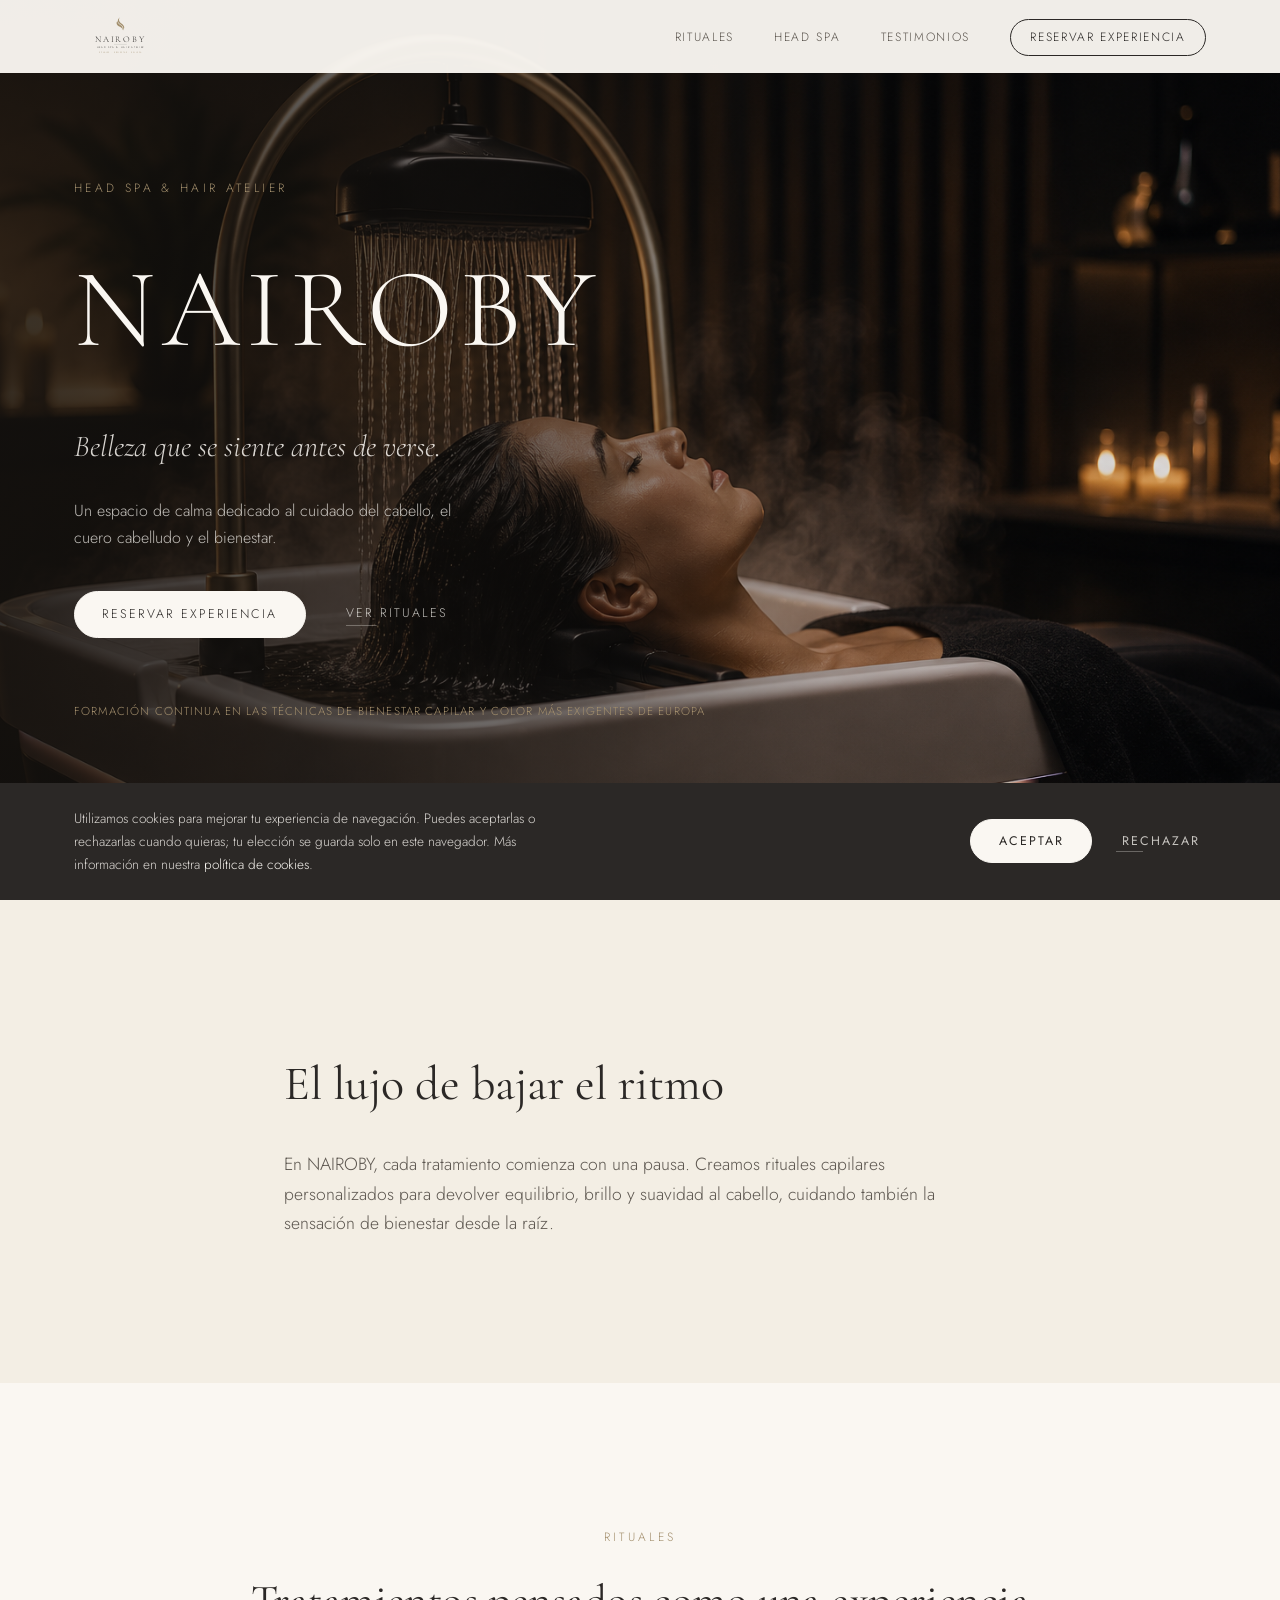
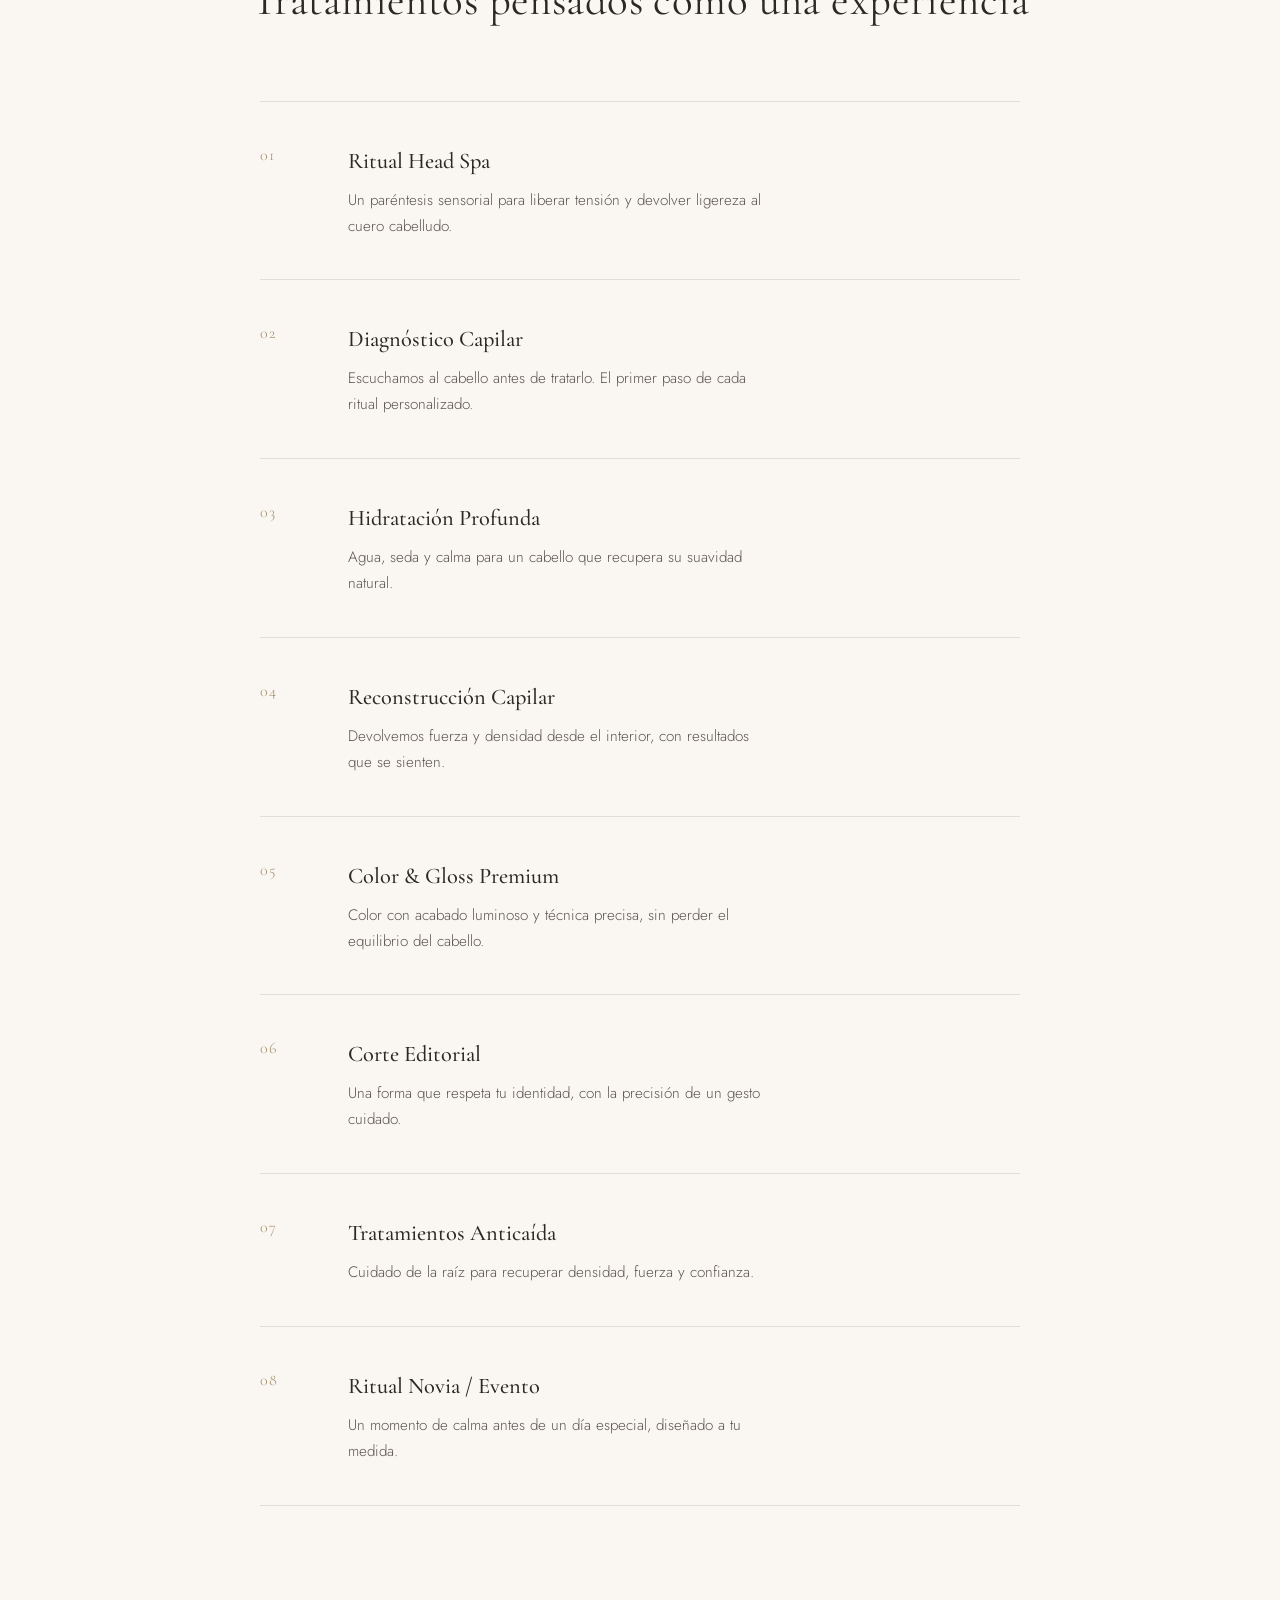
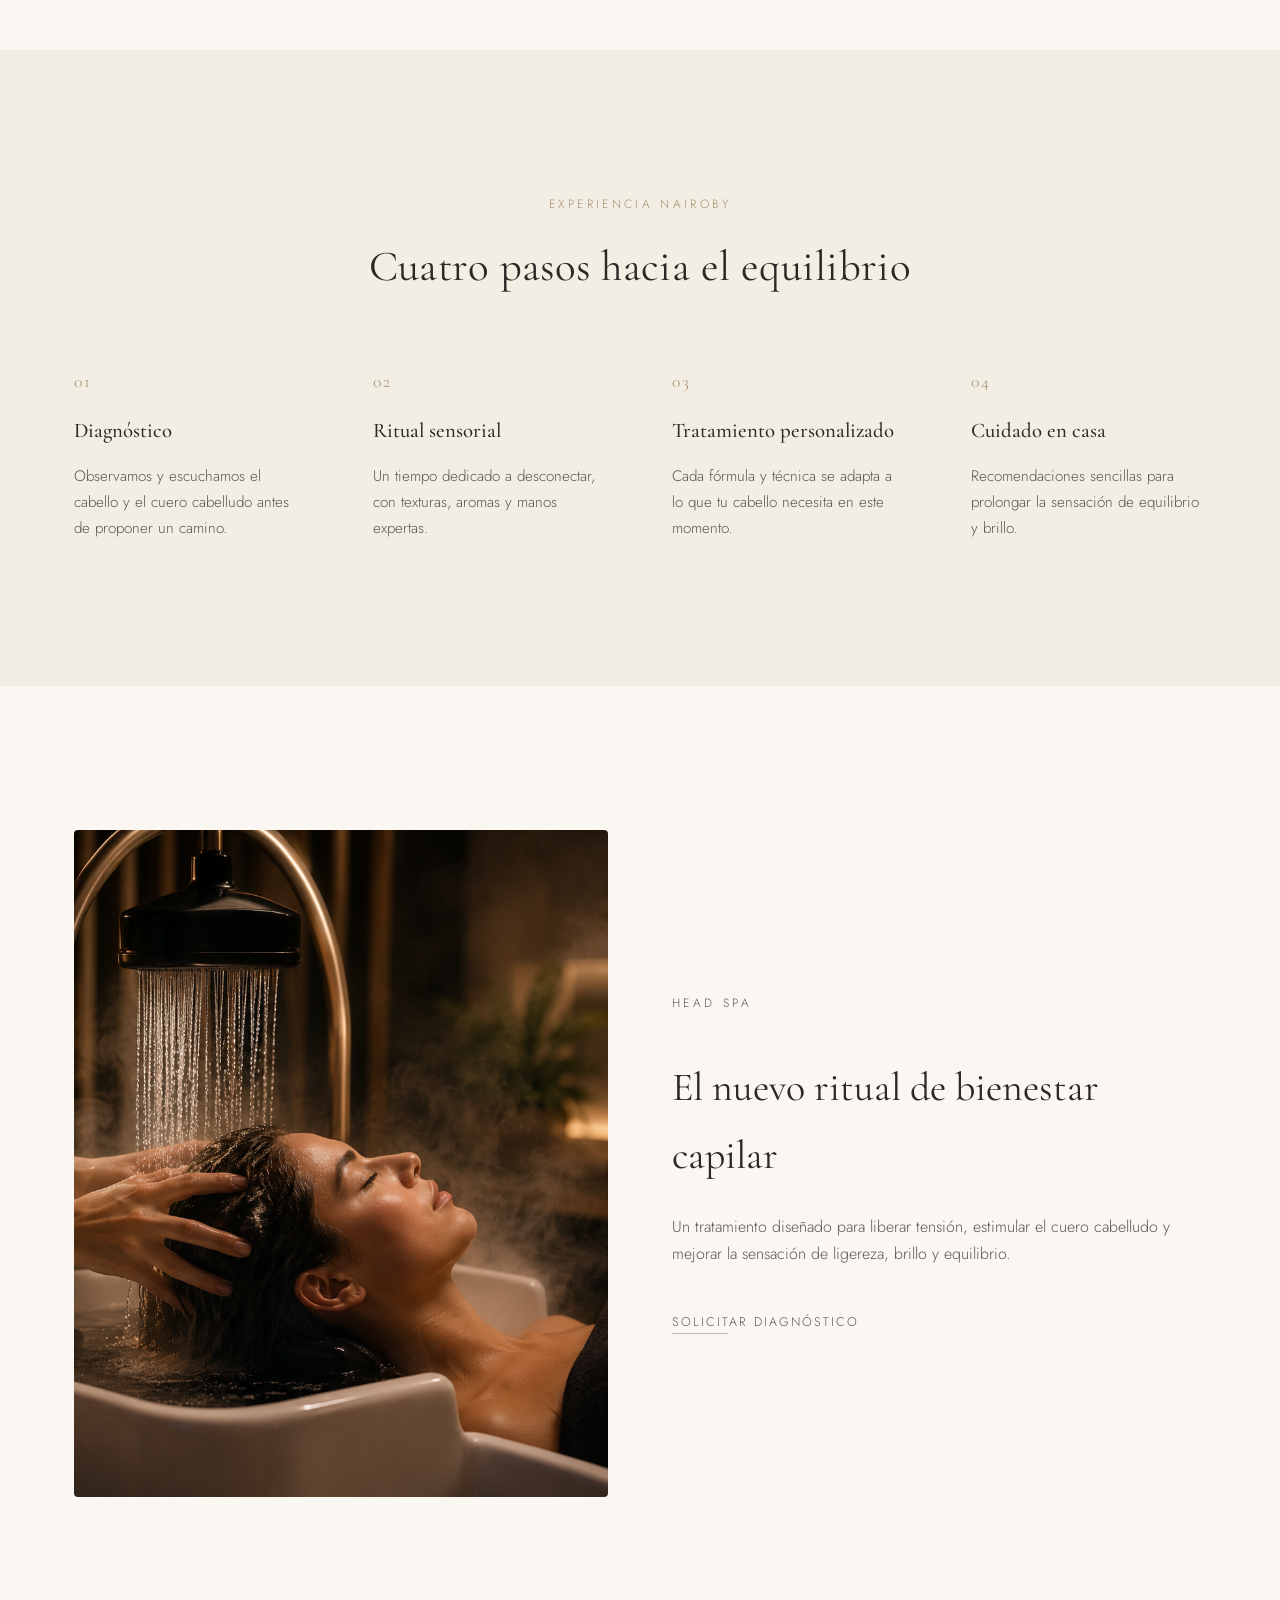
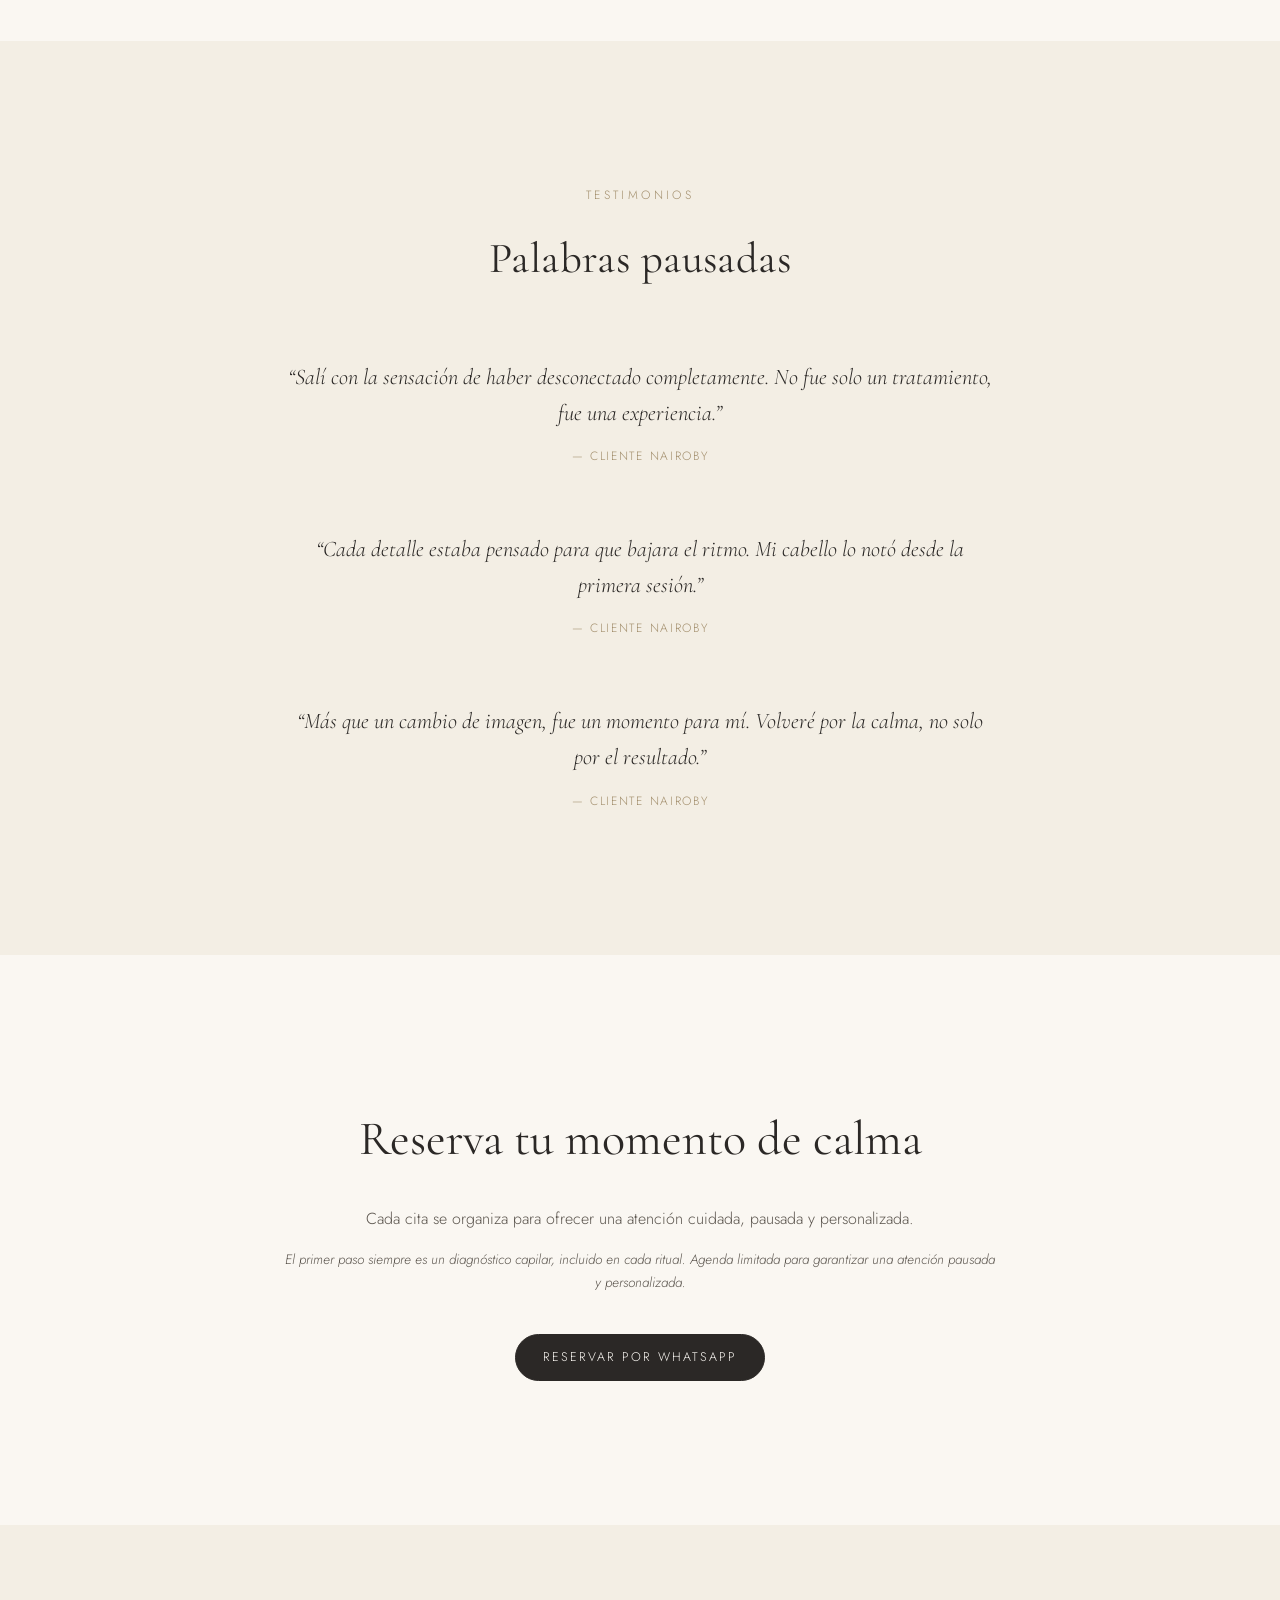
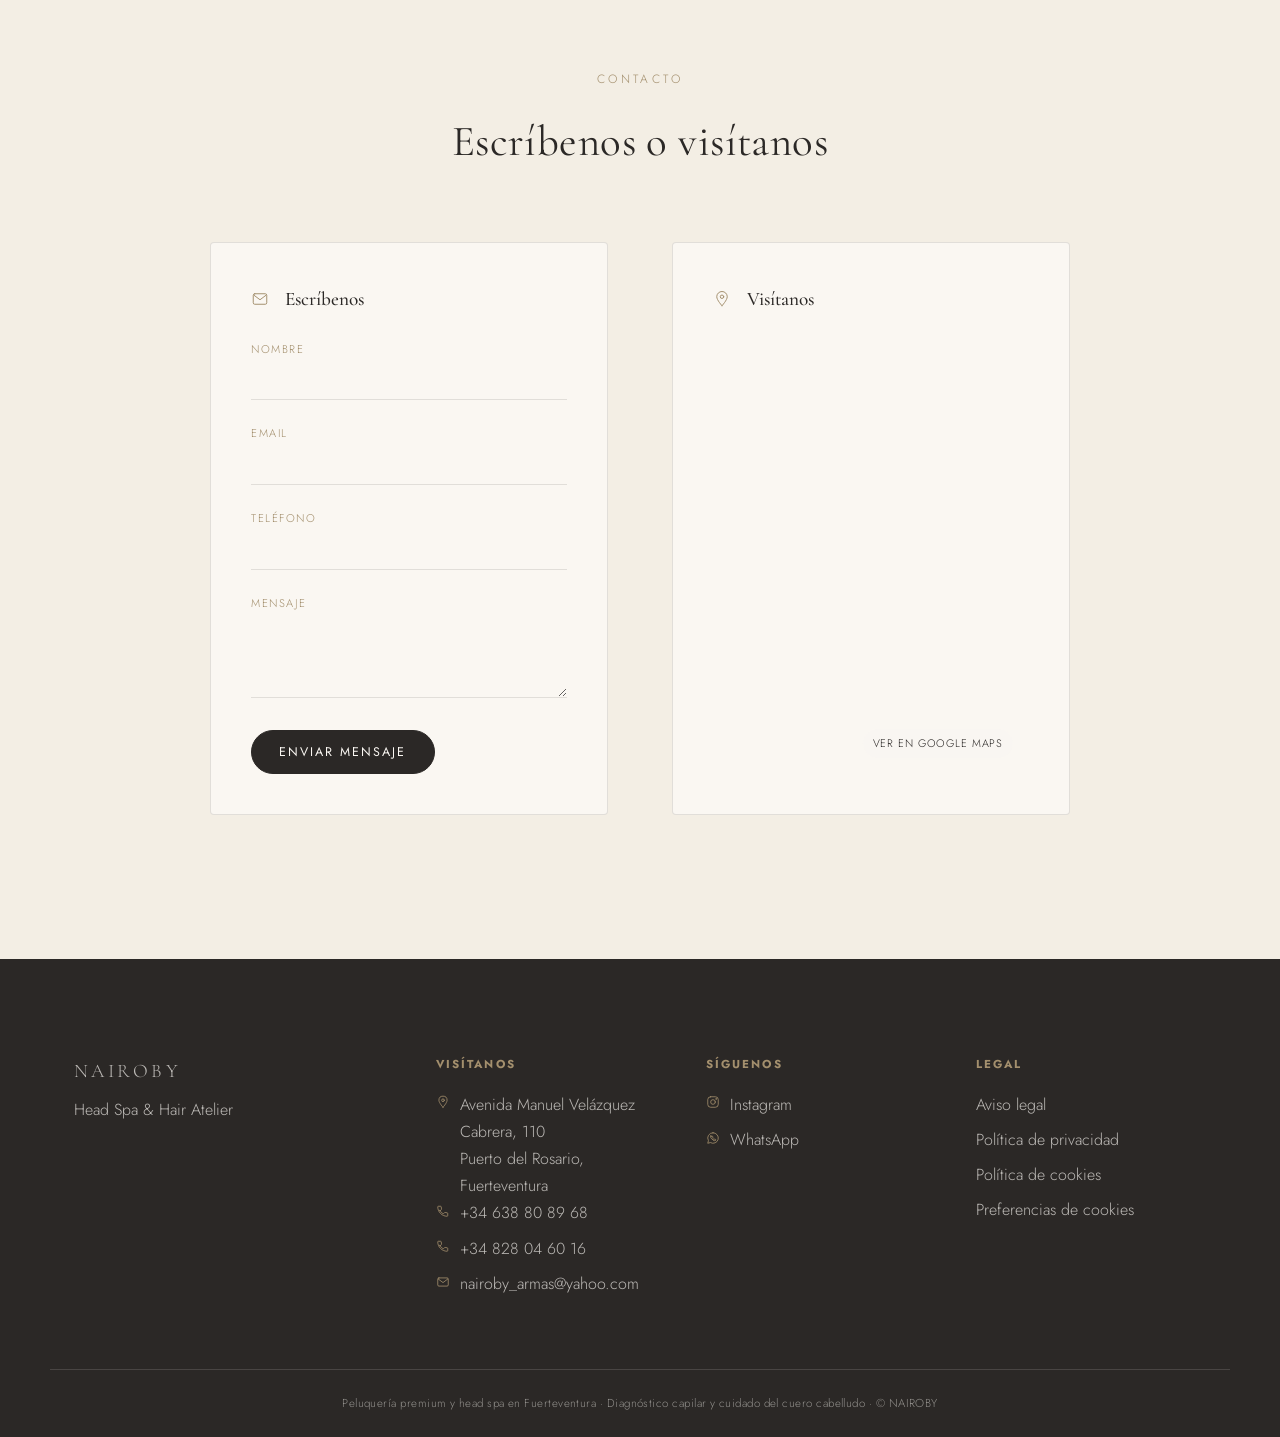
<file: index.html>
<!DOCTYPE html>
<html lang="es">
<head>
  <meta charset="UTF-8" />
  <meta name="viewport" content="width=device-width, initial-scale=1.0" />
  <title>NAIROBY — Head Spa &amp; Hair Atelier</title>
  <meta name="description" content="NAIROBY, Head Spa & Hair Atelier en Fuerteventura. Rituales capilares personalizados, diagnóstico capilar y tratamientos de bienestar en un espacio de calma y belleza consciente." />
  <meta name="theme-color" content="#FAF7F2" />

  <link rel="preconnect" href="https://fonts.googleapis.com" />
  <link rel="preconnect" href="https://fonts.gstatic.com" crossorigin />
  <link href="https://fonts.googleapis.com/css2?family=Cormorant+Garamond:wght@300;400;500&family=Jost:wght@300;400;500&display=swap" rel="stylesheet" />

  <link rel="stylesheet" href="css/style.css?v=8" />
</head>
<body>
  <svg aria-hidden="true" class="icon-sprite">
    <symbol id="icon-pin" viewBox="0 0 24 24">
      <path d="M12 21s7-7.58 7-12A7 7 0 0 0 5 9c0 4.42 7 12 7 12z" />
      <circle cx="12" cy="9" r="2.3" />
    </symbol>
    <symbol id="icon-phone" viewBox="0 0 24 24">
      <path d="M6.6 10.8c1.3 2.6 3.4 4.7 6 6l2-2c.3-.3.7-.4 1-.3 1.1.4 2.3.6 3.5.6.6 0 1 .4 1 1V20c0 .6-.4 1-1 1C10.3 21 3 13.7 3 4.9c0-.6.4-1 1-1H7.9c.6 0 1 .4 1 1 0 1.2.2 2.4.6 3.5.1.3 0 .7-.3 1l-2 2z" />
    </symbol>
    <symbol id="icon-mail" viewBox="0 0 24 24">
      <rect x="3" y="5" width="18" height="14" rx="2" />
      <path d="M4 7l8 6 8-6" />
    </symbol>
    <symbol id="icon-instagram" viewBox="0 0 24 24">
      <rect x="3" y="3" width="18" height="18" rx="5" />
      <circle cx="12" cy="12" r="4" />
      <circle cx="17.2" cy="6.8" r="0.6" />
    </symbol>
    <symbol id="icon-whatsapp" viewBox="0 0 24 24">
      <path d="M12 3a9 9 0 0 0-7.8 13.5L3 21l4.6-1.2A9 9 0 1 0 12 3z" />
      <path d="M9.4 9.4c.4-.8 1.7-.8 2 0 .3.7.6 1.3.4 1.7l-.5.7c-.1.2 0 .4.1.5.5.7 1.3 1.5 2 2 .1.1.3.2.5.1l.7-.5c.4-.2 1 .1 1.7.4.8.3.8 1.6 0 2-1.3.6-2.7.3-4.2-.7-1.3-.9-2.4-2-3.3-3.3-1-1.5-1.3-2.9-.7-4.2z" />
    </symbol>
  </svg>

  <a class="skip-link" href="#main">Saltar al contenido</a>

  <header class="site-header" id="site-header">
    <div class="container header-inner">
      <a href="#hero" class="brand-mark">
      <svg class="brand-logo" viewBox="0 0 320 138" role="img" aria-label="NAIROBY — Head Spa &amp; Hair Atelier">
        <g transform="translate(146,4) scale(0.171)" fill="#a38f6d">
          <path d="M0 0 C0.66 0.33 1.32 0.66 2 1 C1.469 1.883 0.938 2.766 0.391 3.676 C-3.881 10.888 -7.63 17.906 -10 26 C-10.356 27.207 -10.712 28.413 -11.078 29.656 C-15.301 46.982 -11.573 64.751 -2.922 79.965 C0.034 84.633 3.393 88.825 7 93 C7.553 93.686 8.106 94.372 8.676 95.078 C16.882 105.027 27.99 112.34 38.211 120.064 C63.412 139.129 85.96 159.305 92.594 191.566 C95.154 213.204 87.55 234.664 75 252 C73.374 254.04 71.701 256.021 70 258 C69 256 69 256 69.672 253.926 C70.028 253.063 70.383 252.201 70.75 251.312 C78.164 231.62 77.827 211.812 69.184 192.586 C68.793 191.733 68.402 190.879 68 190 C67.661 189.085 67.322 188.17 66.973 187.227 C66 185 66 185 64 184 C63.484 183.196 62.969 182.391 62.438 181.562 C58.018 174.684 51.903 168.615 46 163 C45.388 162.404 44.775 161.809 44.145 161.195 C36.462 153.975 27.934 147.943 19.417 141.758 C6.394 132.288 -5.707 122.528 -17 111 C-17.26 110.757 -17.26 110.757 -18.574 109.527 C-21.403 106.497 -23.085 102.647 -25 99 C-25.473 98.107 -25.946 97.213 -26.434 96.293 C-30 89.393 -30 89.393 -30 86 C-30.66 85.67 -31.32 85.34 -32 85 C-31.835 84.67 -31.835 84.67 -31 83 C-31.66 82.67 -32.32 82.34 -33 82 C-36.016 69.976 -35.174 54.563 -31 43 C-30.66 42.022 -30.319 41.043 -29.969 40.035 C-23.799 23.838 -12.173 11.914 0 0 Z" transform="translate(66,6)"/>
          <path d="M0 0 C0.33 0 0.66 0 1 0 C1.11 1.111 1.219 2.222 1.332 3.367 C2.712 16.647 5.048 33.048 15 43 C15.82 44.14 16.631 45.287 17.438 46.438 C26.941 59.034 39.346 67.816 52 77 C87.838 103.083 87.838 103.083 96 118 C96.66 118.66 97.32 119.32 98 120 C106.86 136.274 108.858 152.934 106 171 C105.133 173.723 105.133 173.723 104.125 176.062 C103.772 176.897 103.419 177.731 103.055 178.59 C102.707 179.385 102.359 180.181 102 181 C101.693 181.723 101.386 182.446 101.07 183.191 C100.389 184.798 99.696 186.4 99 188 C98.311 185.858 97.886 184.442 98.457 182.234 C101.439 169.963 97.809 157.039 91.578 146.453 C79.307 127.379 56.8 119.667 36.812 111.25 C13.029 101.225 -3.641 87.229 -14.121 63.457 C-19.282 49.111 -16.219 31.176 -10.094 17.586 C-7.153 11.445 -3.956 5.55 0 0 Z" transform="translate(22,76)"/>
        </g>
        <text x="160" y="88" text-anchor="middle" font-family="'Cormorant Garamond', serif" font-size="30" letter-spacing="6" fill="#2b2826">NAIROBY</text>
        <line x1="138" y1="98" x2="182" y2="98" stroke="#2b2826" stroke-opacity="0.35" stroke-width="1" />
        <text x="160" y="111" text-anchor="middle" font-family="'Jost', sans-serif" font-size="8.5" letter-spacing="2.5" fill="#2b2826">HEAD SPA &amp; HAIR ATELIER</text>
        <text x="160" y="126" text-anchor="middle" font-family="'Jost', sans-serif" font-size="7" letter-spacing="1.5" fill="#a38f6d">RITUALES · BIENESTAR · BELLEZA</text>
      </svg>
      </a>

      <button class="nav-toggle" id="nav-toggle" aria-expanded="false" aria-controls="primary-nav" aria-label="Abrir menú">
        <span></span><span></span><span></span>
      </button>

      <nav class="primary-nav" id="primary-nav">
        <ul>
          <li><a href="#rituales">Rituales</a></li>
          <li><a href="#head-spa">Head Spa</a></li>
          <li><a href="#testimonios">Testimonios</a></li>
          <li><a href="#reserva" class="nav-cta">Reservar experiencia</a></li>
        </ul>
      </nav>
    </div>
  </header>

  <main id="main">

    <!-- 1. Hero -->
    <section class="hero" id="hero">
      <div class="hero-texture" aria-hidden="true"></div>
      <div class="container hero-inner reveal">
        <p class="eyebrow">Head Spa &amp; Hair Atelier</p>
        <h1 class="hero-title">NAIROBY</h1>
        <p class="hero-claim">Belleza que se siente antes de verse.</p>
        <p class="hero-text">Un espacio de calma dedicado al cuidado del cabello, el cuero cabelludo y el bienestar.</p>
        <div class="cta-row">
          <a href="#reserva" class="btn btn-primary">Reservar experiencia</a>
          <a href="#rituales" class="link-underline">Ver rituales</a>
        </div>
        <p class="hero-trust">Formación continua en las técnicas de bienestar capilar y color más exigentes de Europa</p>
      </div>
    </section>

    <!-- 2. Manifiesto -->
    <section class="manifiesto" id="manifiesto">
      <div class="container narrow reveal">
        <h2>El lujo de bajar el ritmo</h2>
        <p>En NAIROBY, cada tratamiento comienza con una pausa. Creamos rituales capilares personalizados para devolver equilibrio, brillo y suavidad al cabello, cuidando también la sensación de bienestar desde la raíz.</p>
      </div>
    </section>

    <!-- 3. Servicios / Rituales -->
    <section class="rituales" id="rituales">
      <div class="container">
        <p class="eyebrow center reveal">Rituales</p>
        <h2 class="section-title center reveal">Tratamientos pensados como una experiencia</h2>

        <ul class="ritual-list">
          <li class="ritual-item reveal">
            <span class="ritual-index">01</span>
            <div class="ritual-content">
              <h3>Ritual Head Spa</h3>
              <p>Un paréntesis sensorial para liberar tensión y devolver ligereza al cuero cabelludo.</p>
            </div>
          </li>
          <li class="ritual-item reveal">
            <span class="ritual-index">02</span>
            <div class="ritual-content">
              <h3>Diagnóstico Capilar</h3>
              <p>Escuchamos al cabello antes de tratarlo. El primer paso de cada ritual personalizado.</p>
            </div>
          </li>
          <li class="ritual-item reveal">
            <span class="ritual-index">03</span>
            <div class="ritual-content">
              <h3>Hidratación Profunda</h3>
              <p>Agua, seda y calma para un cabello que recupera su suavidad natural.</p>
            </div>
          </li>
          <li class="ritual-item reveal">
            <span class="ritual-index">04</span>
            <div class="ritual-content">
              <h3>Reconstrucción Capilar</h3>
              <p>Devolvemos fuerza y densidad desde el interior, con resultados que se sienten.</p>
            </div>
          </li>
          <li class="ritual-item reveal">
            <span class="ritual-index">05</span>
            <div class="ritual-content">
              <h3>Color &amp; Gloss Premium</h3>
              <p>Color con acabado luminoso y técnica precisa, sin perder el equilibrio del cabello.</p>
            </div>
          </li>
          <li class="ritual-item reveal">
            <span class="ritual-index">06</span>
            <div class="ritual-content">
              <h3>Corte Editorial</h3>
              <p>Una forma que respeta tu identidad, con la precisión de un gesto cuidado.</p>
            </div>
          </li>
          <li class="ritual-item reveal">
            <span class="ritual-index">07</span>
            <div class="ritual-content">
              <h3>Tratamientos Anticaída</h3>
              <p>Cuidado de la raíz para recuperar densidad, fuerza y confianza.</p>
            </div>
          </li>
          <li class="ritual-item reveal">
            <span class="ritual-index">08</span>
            <div class="ritual-content">
              <h3>Ritual Novia / Evento</h3>
              <p>Un momento de calma antes de un día especial, diseñado a tu medida.</p>
            </div>
          </li>
        </ul>
      </div>
    </section>

    <!-- 4. Experiencia NAIROBY -->
    <section class="experiencia" id="experiencia">
      <div class="container">
        <p class="eyebrow center reveal">Experiencia NAIROBY</p>
        <h2 class="section-title center reveal">Cuatro pasos hacia el equilibrio</h2>

        <ol class="steps">
          <li class="step reveal">
            <span class="step-number">01</span>
            <h3>Diagnóstico</h3>
            <p>Observamos y escuchamos el cabello y el cuero cabelludo antes de proponer un camino.</p>
          </li>
          <li class="step reveal">
            <span class="step-number">02</span>
            <h3>Ritual sensorial</h3>
            <p>Un tiempo dedicado a desconectar, con texturas, aromas y manos expertas.</p>
          </li>
          <li class="step reveal">
            <span class="step-number">03</span>
            <h3>Tratamiento personalizado</h3>
            <p>Cada fórmula y técnica se adapta a lo que tu cabello necesita en este momento.</p>
          </li>
          <li class="step reveal">
            <span class="step-number">04</span>
            <h3>Cuidado en casa</h3>
            <p>Recomendaciones sencillas para prolongar la sensación de equilibrio y brillo.</p>
          </li>
        </ol>
      </div>
    </section>

    <!-- 5. Head Spa -->
    <section class="head-spa" id="head-spa">
      <div class="container head-spa-inner">
        <div class="head-spa-visual reveal" aria-hidden="true"></div>
        <div class="head-spa-copy reveal">
          <p class="eyebrow">Head Spa</p>
          <h2>El nuevo ritual de bienestar capilar</h2>
          <p>Un tratamiento diseñado para liberar tensión, estimular el cuero cabelludo y mejorar la sensación de ligereza, brillo y equilibrio.</p>
          <a href="#reserva" class="link-underline">Solicitar diagnóstico</a>
        </div>
      </div>
    </section>

    <!-- 6. Testimonios -->
    <section class="testimonios" id="testimonios">
      <div class="container narrow">
        <p class="eyebrow center reveal">Testimonios</p>
        <h2 class="section-title center reveal">Palabras pausadas</h2>

        <ul class="testimonial-list">
          <li class="testimonial reveal">
            <p>“Salí con la sensación de haber desconectado completamente. No fue solo un tratamiento, fue una experiencia.”</p>
            <span>— Cliente NAIROBY</span>
          </li>
          <li class="testimonial reveal">
            <p>“Cada detalle estaba pensado para que bajara el ritmo. Mi cabello lo notó desde la primera sesión.”</p>
            <span>— Cliente NAIROBY</span>
          </li>
          <li class="testimonial reveal">
            <p>“Más que un cambio de imagen, fue un momento para mí. Volveré por la calma, no solo por el resultado.”</p>
            <span>— Cliente NAIROBY</span>
          </li>
        </ul>
      </div>
    </section>

    <!-- 7. Reserva -->
    <section class="reserva" id="reserva">
      <div class="container narrow center reveal">
        <h2>Reserva tu momento de calma</h2>
        <p>Cada cita se organiza para ofrecer una atención cuidada, pausada y personalizada.</p>
        <p class="reserva-nota">El primer paso siempre es un diagnóstico capilar, incluido en cada ritual. Agenda limitada para garantizar una atención pausada y personalizada.</p>
        <a
          href="https://wa.me/34638808968?text=Hola%20NAIROBY%2C%20me%20gustar%C3%ADa%20reservar%20una%20experiencia"
          class="btn btn-primary"
          target="_blank"
          rel="noopener"
        >Reservar por WhatsApp</a>
      </div>
    </section>

    <!-- 8. Contacto -->
    <section class="contacto" id="contacto">
      <div class="container">
        <p class="eyebrow center reveal">Contacto</p>
        <h2 class="section-title center reveal">Escríbenos o visítanos</h2>

        <div class="contacto-columns">
          <div class="contacto-card reveal">
            <div class="contacto-card-header">
              <svg class="contacto-icon" width="18" height="18" viewBox="0 0 24 24" aria-hidden="true"><use href="#icon-mail"></use></svg>
              <h3>Escríbenos</h3>
            </div>
            <form class="contact-form" id="contact-form">
              <div class="form-field">
                <label for="cf-name">Nombre</label>
                <input type="text" id="cf-name" name="name" autocomplete="name" required />
              </div>
              <div class="form-field">
                <label for="cf-email">Email</label>
                <input type="email" id="cf-email" name="email" autocomplete="email" required />
              </div>
              <div class="form-field">
                <label for="cf-phone">Teléfono</label>
                <input type="tel" id="cf-phone" name="phone" autocomplete="tel" />
              </div>
              <div class="form-field">
                <label for="cf-message">Mensaje</label>
                <textarea id="cf-message" name="message" rows="3" required></textarea>
              </div>
              <button type="submit" class="btn btn-primary">Enviar mensaje</button>
            </form>
          </div>

          <div class="contacto-card reveal">
            <div class="contacto-card-header">
              <svg class="contacto-icon" width="18" height="18" viewBox="0 0 24 24" aria-hidden="true"><use href="#icon-pin"></use></svg>
              <h3>Visítanos</h3>
            </div>
            <div class="contacto-map">
              <iframe
                src="https://www.google.com/maps?q=Avenida+Manuel+Vel%C3%A1zquez+Cabrera+110,+Puerto+del+Rosario,+Fuerteventura&output=embed"
                title="Ubicación de NAIROBY en Puerto del Rosario"
                loading="lazy"
                referrerpolicy="no-referrer-when-downgrade"
              ></iframe>
              <a
                class="contacto-map-link"
                href="https://www.google.com/maps/search/?api=1&query=Avenida+Manuel+Vel%C3%A1zquez+Cabrera+110%2C+Puerto+del+Rosario%2C+Fuerteventura"
                target="_blank"
                rel="noopener"
                aria-label="Abrir ubicación en Google Maps"
              >
                <span class="contacto-map-badge">Ver en Google Maps</span>
              </a>
            </div>
          </div>
        </div>
      </div>
    </section>

  </main>

  <footer class="site-footer">
    <div class="container footer-inner">
      <div class="footer-brand">
        <p class="brand-mark small">NAIROBY</p>
        <p>Head Spa &amp; Hair Atelier</p>
      </div>

      <div class="footer-col">
        <h3>Visítanos</h3>
        <a class="footer-line" href="https://www.google.com/maps/search/?api=1&query=Avenida+Manuel+Vel%C3%A1zquez+Cabrera+110%2C+Puerto+del+Rosario%2C+Fuerteventura" target="_blank" rel="noopener">
          <svg class="footer-icon" width="14" height="14" viewBox="0 0 24 24" aria-hidden="true"><use href="#icon-pin"></use></svg>
          <span>Avenida Manuel Velázquez Cabrera, 110<br />Puerto del Rosario, Fuerteventura</span>
        </a>
        <p class="footer-line">
          <svg class="footer-icon" width="14" height="14" viewBox="0 0 24 24" aria-hidden="true"><use href="#icon-phone"></use></svg>
          <a href="tel:+34638808968">+34 638 80 89 68</a>
        </p>
        <p class="footer-line">
          <svg class="footer-icon" width="14" height="14" viewBox="0 0 24 24" aria-hidden="true"><use href="#icon-phone"></use></svg>
          <a href="tel:+34828046016">+34 828 04 60 16</a>
        </p>
        <p class="footer-line">
          <svg class="footer-icon" width="14" height="14" viewBox="0 0 24 24" aria-hidden="true"><use href="#icon-mail"></use></svg>
          <a href="mailto:nairoby_armas@yahoo.com">nairoby_armas@yahoo.com</a>
        </p>
      </div>

      <div class="footer-col">
        <h3>Síguenos</h3>
        <p class="footer-line">
          <svg class="footer-icon" width="14" height="14" viewBox="0 0 24 24" aria-hidden="true"><use href="#icon-instagram"></use></svg>
          <a href="https://www.instagram.com/nairoarmas/" target="_blank" rel="noopener">Instagram</a>
        </p>
        <p class="footer-line">
          <svg class="footer-icon" width="14" height="14" viewBox="0 0 24 24" aria-hidden="true"><use href="#icon-whatsapp"></use></svg>
          <a href="https://wa.me/34638808968" target="_blank" rel="noopener">WhatsApp</a>
        </p>
      </div>

      <div class="footer-col">
        <h3>Legal</h3>
        <p><a href="legal.html">Aviso legal</a></p>
        <p><a href="privacidad.html">Política de privacidad</a></p>
        <p><a href="cookies.html">Política de cookies</a></p>
        <p><a href="#" id="cookie-manage">Preferencias de cookies</a></p>
      </div>
    </div>

    <p class="footer-bottom">Peluquería premium y head spa en Fuerteventura · Diagnóstico capilar y cuidado del cuero cabelludo · © NAIROBY</p>
  </footer>

  <div class="cookie-banner" id="cookie-banner" role="dialog" aria-live="polite" aria-label="Aviso de cookies">
    <div class="container cookie-banner-inner">
      <p>
        Utilizamos cookies para mejorar tu experiencia de navegación. Puedes
        aceptarlas o rechazarlas cuando quieras; tu elección se guarda solo en
        este navegador. Más información en nuestra
        <a href="cookies.html">política de cookies</a>.
      </p>
      <div class="cookie-banner-actions">
        <button type="button" class="btn btn-primary" id="cookie-accept">Aceptar</button>
        <button type="button" class="link-underline" id="cookie-reject">Rechazar</button>
      </div>
    </div>
  </div>


  <a class="whatsapp-float" href="https://wa.me/34638808968?text=Hola%20NAIROBY%2C%20me%20gustar%C3%ADa%20reservar%20una%20experiencia" target="_blank" rel="noopener" aria-label="Reservar por WhatsApp">
    <svg width="26" height="26" viewBox="0 0 24 24" aria-hidden="true"><use href="#icon-whatsapp"></use></svg>
  </a>
  <script src="js/main.js?v=8"></script>
</body>
</html>
</file>
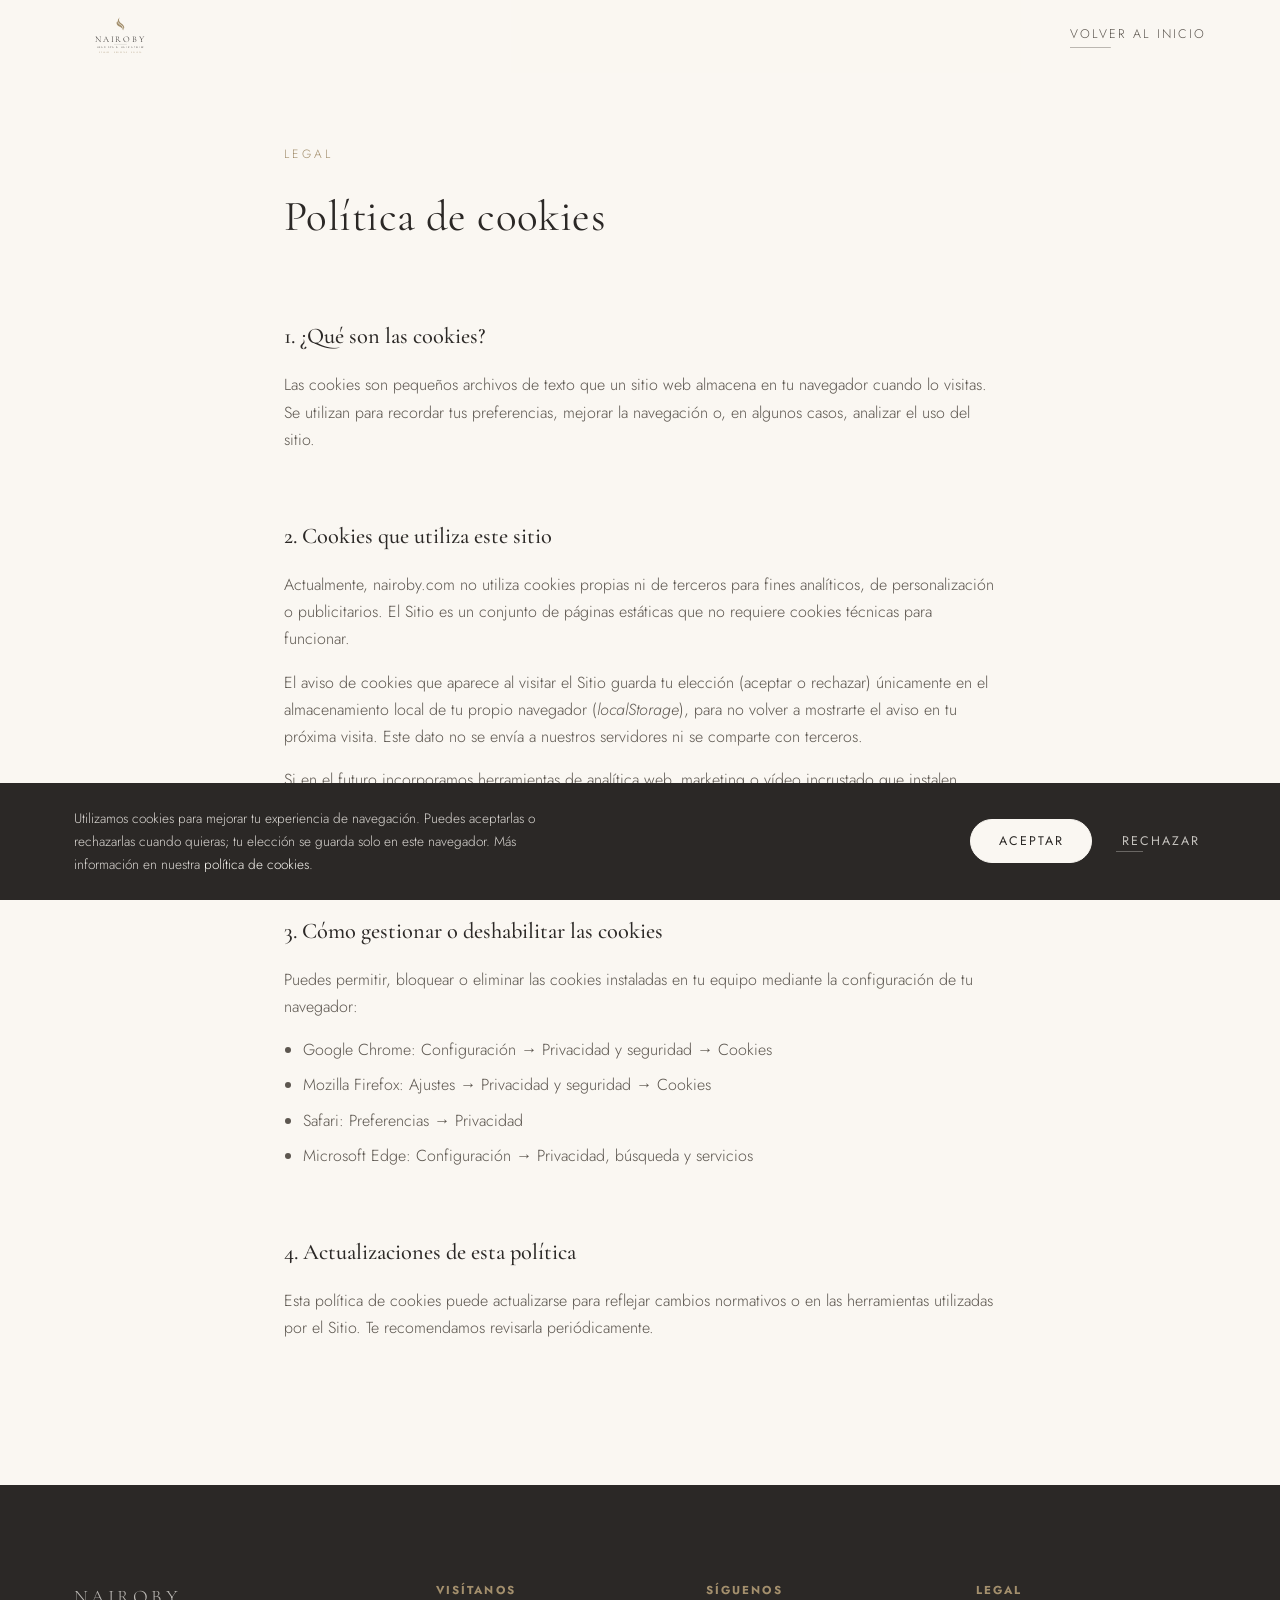
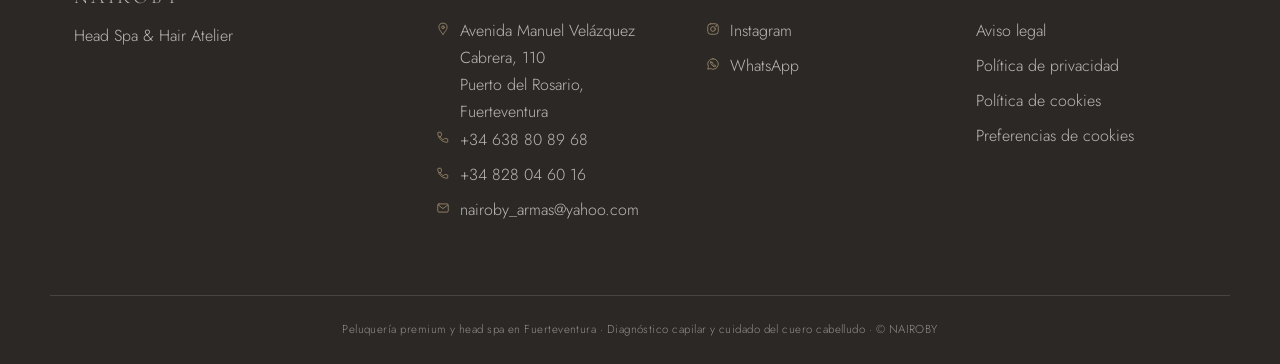
<file: cookies.html>
<!DOCTYPE html>
<html lang="es">
<head>
  <meta charset="UTF-8" />
  <meta name="viewport" content="width=device-width, initial-scale=1.0" />
  <title>Política de cookies — NAIROBY</title>
  <meta name="description" content="Política de cookies de NAIROBY, Head Spa & Hair Atelier." />
  <meta name="robots" content="noindex" />
  <meta name="theme-color" content="#FAF7F2" />

  <link rel="preconnect" href="https://fonts.googleapis.com" />
  <link rel="preconnect" href="https://fonts.gstatic.com" crossorigin />
  <link href="https://fonts.googleapis.com/css2?family=Cormorant+Garamond:wght@300;400;500&family=Jost:wght@300;400;500&display=swap" rel="stylesheet" />

  <link rel="stylesheet" href="css/style.css?v=8" />
</head>
<body>
  <svg aria-hidden="true" class="icon-sprite">
    <symbol id="icon-pin" viewBox="0 0 24 24">
      <path d="M12 21s7-7.58 7-12A7 7 0 0 0 5 9c0 4.42 7 12 7 12z" />
      <circle cx="12" cy="9" r="2.3" />
    </symbol>
    <symbol id="icon-phone" viewBox="0 0 24 24">
      <path d="M6.6 10.8c1.3 2.6 3.4 4.7 6 6l2-2c.3-.3.7-.4 1-.3 1.1.4 2.3.6 3.5.6.6 0 1 .4 1 1V20c0 .6-.4 1-1 1C10.3 21 3 13.7 3 4.9c0-.6.4-1 1-1H7.9c.6 0 1 .4 1 1 0 1.2.2 2.4.6 3.5.1.3 0 .7-.3 1l-2 2z" />
    </symbol>
    <symbol id="icon-mail" viewBox="0 0 24 24">
      <rect x="3" y="5" width="18" height="14" rx="2" />
      <path d="M4 7l8 6 8-6" />
    </symbol>
    <symbol id="icon-instagram" viewBox="0 0 24 24">
      <rect x="3" y="3" width="18" height="18" rx="5" />
      <circle cx="12" cy="12" r="4" />
      <circle cx="17.2" cy="6.8" r="0.6" />
    </symbol>
    <symbol id="icon-whatsapp" viewBox="0 0 24 24">
      <path d="M12 3a9 9 0 0 0-7.8 13.5L3 21l4.6-1.2A9 9 0 1 0 12 3z" />
      <path d="M9.4 9.4c.4-.8 1.7-.8 2 0 .3.7.6 1.3.4 1.7l-.5.7c-.1.2 0 .4.1.5.5.7 1.3 1.5 2 2 .1.1.3.2.5.1l.7-.5c.4-.2 1 .1 1.7.4.8.3.8 1.6 0 2-1.3.6-2.7.3-4.2-.7-1.3-.9-2.4-2-3.3-3.3-1-1.5-1.3-2.9-.7-4.2z" />
    </symbol>
  </svg>

  <a class="skip-link" href="#main">Saltar al contenido</a>

  <header class="site-header">
    <div class="container header-inner">
      <a href="index.html" class="brand-mark">
      <svg class="brand-logo" viewBox="0 0 320 138" role="img" aria-label="NAIROBY — Head Spa &amp; Hair Atelier">
        <g transform="translate(146,4) scale(0.171)" fill="#a38f6d">
          <path d="M0 0 C0.66 0.33 1.32 0.66 2 1 C1.469 1.883 0.938 2.766 0.391 3.676 C-3.881 10.888 -7.63 17.906 -10 26 C-10.356 27.207 -10.712 28.413 -11.078 29.656 C-15.301 46.982 -11.573 64.751 -2.922 79.965 C0.034 84.633 3.393 88.825 7 93 C7.553 93.686 8.106 94.372 8.676 95.078 C16.882 105.027 27.99 112.34 38.211 120.064 C63.412 139.129 85.96 159.305 92.594 191.566 C95.154 213.204 87.55 234.664 75 252 C73.374 254.04 71.701 256.021 70 258 C69 256 69 256 69.672 253.926 C70.028 253.063 70.383 252.201 70.75 251.312 C78.164 231.62 77.827 211.812 69.184 192.586 C68.793 191.733 68.402 190.879 68 190 C67.661 189.085 67.322 188.17 66.973 187.227 C66 185 66 185 64 184 C63.484 183.196 62.969 182.391 62.438 181.562 C58.018 174.684 51.903 168.615 46 163 C45.388 162.404 44.775 161.809 44.145 161.195 C36.462 153.975 27.934 147.943 19.417 141.758 C6.394 132.288 -5.707 122.528 -17 111 C-17.26 110.757 -17.26 110.757 -18.574 109.527 C-21.403 106.497 -23.085 102.647 -25 99 C-25.473 98.107 -25.946 97.213 -26.434 96.293 C-30 89.393 -30 89.393 -30 86 C-30.66 85.67 -31.32 85.34 -32 85 C-31.835 84.67 -31.835 84.67 -31 83 C-31.66 82.67 -32.32 82.34 -33 82 C-36.016 69.976 -35.174 54.563 -31 43 C-30.66 42.022 -30.319 41.043 -29.969 40.035 C-23.799 23.838 -12.173 11.914 0 0 Z" transform="translate(66,6)"/>
          <path d="M0 0 C0.33 0 0.66 0 1 0 C1.11 1.111 1.219 2.222 1.332 3.367 C2.712 16.647 5.048 33.048 15 43 C15.82 44.14 16.631 45.287 17.438 46.438 C26.941 59.034 39.346 67.816 52 77 C87.838 103.083 87.838 103.083 96 118 C96.66 118.66 97.32 119.32 98 120 C106.86 136.274 108.858 152.934 106 171 C105.133 173.723 105.133 173.723 104.125 176.062 C103.772 176.897 103.419 177.731 103.055 178.59 C102.707 179.385 102.359 180.181 102 181 C101.693 181.723 101.386 182.446 101.07 183.191 C100.389 184.798 99.696 186.4 99 188 C98.311 185.858 97.886 184.442 98.457 182.234 C101.439 169.963 97.809 157.039 91.578 146.453 C79.307 127.379 56.8 119.667 36.812 111.25 C13.029 101.225 -3.641 87.229 -14.121 63.457 C-19.282 49.111 -16.219 31.176 -10.094 17.586 C-7.153 11.445 -3.956 5.55 0 0 Z" transform="translate(22,76)"/>
        </g>
        <text x="160" y="88" text-anchor="middle" font-family="'Cormorant Garamond', serif" font-size="30" letter-spacing="6" fill="#2b2826">NAIROBY</text>
        <line x1="138" y1="98" x2="182" y2="98" stroke="#2b2826" stroke-opacity="0.35" stroke-width="1" />
        <text x="160" y="111" text-anchor="middle" font-family="'Jost', sans-serif" font-size="8.5" letter-spacing="2.5" fill="#2b2826">HEAD SPA &amp; HAIR ATELIER</text>
        <text x="160" y="126" text-anchor="middle" font-family="'Jost', sans-serif" font-size="7" letter-spacing="1.5" fill="#a38f6d">RITUALES · BIENESTAR · BELLEZA</text>
      </svg>
      </a>
      <a href="index.html" class="link-underline">Volver al inicio</a>
    </div>
  </header>

  <main id="main" class="legal-main">
    <div class="container narrow">
      <p class="eyebrow">Legal</p>
      <h1 class="section-title">Política de cookies</h1>

      <div class="legal-content">
        <h2>1. ¿Qué son las cookies?</h2>
        <p>
          Las cookies son pequeños archivos de texto que un sitio web
          almacena en tu navegador cuando lo visitas. Se utilizan para
          recordar tus preferencias, mejorar la navegación o, en algunos
          casos, analizar el uso del sitio.
        </p>

        <h2>2. Cookies que utiliza este sitio</h2>
        <p>
          Actualmente, nairoby.com no utiliza cookies propias ni de terceros
          para fines analíticos, de personalización o publicitarios. El Sitio
          es un conjunto de páginas estáticas que no requiere cookies
          técnicas para funcionar.
        </p>
        <p>
          El aviso de cookies que aparece al visitar el Sitio guarda tu
          elección (aceptar o rechazar) únicamente en el almacenamiento local
          de tu propio navegador (<em>localStorage</em>), para no volver a
          mostrarte el aviso en tu próxima visita. Este dato no se envía a
          nuestros servidores ni se comparte con terceros.
        </p>
        <p>
          Si en el futuro incorporamos herramientas de analítica web,
          marketing o vídeo incrustado que instalen cookies, actualizaremos
          esta política y solicitaremos tu consentimiento antes de
          activarlas, conforme a la normativa de la Agencia Española de
          Protección de Datos (AEPD).
        </p>

        <h2>3. Cómo gestionar o deshabilitar las cookies</h2>
        <p>
          Puedes permitir, bloquear o eliminar las cookies instaladas en tu
          equipo mediante la configuración de tu navegador:
        </p>
        <ul class="legal-list">
          <li>Google Chrome: Configuración → Privacidad y seguridad → Cookies</li>
          <li>Mozilla Firefox: Ajustes → Privacidad y seguridad → Cookies</li>
          <li>Safari: Preferencias → Privacidad</li>
          <li>Microsoft Edge: Configuración → Privacidad, búsqueda y servicios</li>
        </ul>

        <h2>4. Actualizaciones de esta política</h2>
        <p>
          Esta política de cookies puede actualizarse para reflejar cambios
          normativos o en las herramientas utilizadas por el Sitio. Te
          recomendamos revisarla periódicamente.
        </p>
      </div>
    </div>
  </main>

  <footer class="site-footer">
    <div class="container footer-inner">
      <div class="footer-brand">
        <p class="brand-mark small">NAIROBY</p>
        <p>Head Spa &amp; Hair Atelier</p>
      </div>

      <div class="footer-col">
        <h3>Visítanos</h3>
        <a class="footer-line" href="https://www.google.com/maps/search/?api=1&query=Avenida+Manuel+Vel%C3%A1zquez+Cabrera+110%2C+Puerto+del+Rosario%2C+Fuerteventura" target="_blank" rel="noopener">
          <svg class="footer-icon" width="14" height="14" viewBox="0 0 24 24" aria-hidden="true"><use href="#icon-pin"></use></svg>
          <span>Avenida Manuel Velázquez Cabrera, 110<br />Puerto del Rosario, Fuerteventura</span>
        </a>
        <p class="footer-line">
          <svg class="footer-icon" width="14" height="14" viewBox="0 0 24 24" aria-hidden="true"><use href="#icon-phone"></use></svg>
          <a href="tel:+34638808968">+34 638 80 89 68</a>
        </p>
        <p class="footer-line">
          <svg class="footer-icon" width="14" height="14" viewBox="0 0 24 24" aria-hidden="true"><use href="#icon-phone"></use></svg>
          <a href="tel:+34828046016">+34 828 04 60 16</a>
        </p>
        <p class="footer-line">
          <svg class="footer-icon" width="14" height="14" viewBox="0 0 24 24" aria-hidden="true"><use href="#icon-mail"></use></svg>
          <a href="mailto:nairoby_armas@yahoo.com">nairoby_armas@yahoo.com</a>
        </p>
      </div>

      <div class="footer-col">
        <h3>Síguenos</h3>
        <p class="footer-line">
          <svg class="footer-icon" width="14" height="14" viewBox="0 0 24 24" aria-hidden="true"><use href="#icon-instagram"></use></svg>
          <a href="https://www.instagram.com/nairoarmas/" target="_blank" rel="noopener">Instagram</a>
        </p>
        <p class="footer-line">
          <svg class="footer-icon" width="14" height="14" viewBox="0 0 24 24" aria-hidden="true"><use href="#icon-whatsapp"></use></svg>
          <a href="https://wa.me/34638808968" target="_blank" rel="noopener">WhatsApp</a>
        </p>
      </div>

      <div class="footer-col">
        <h3>Legal</h3>
        <p><a href="legal.html">Aviso legal</a></p>
        <p><a href="privacidad.html">Política de privacidad</a></p>
        <p><a href="cookies.html">Política de cookies</a></p>
        <p><a href="#" id="cookie-manage">Preferencias de cookies</a></p>
      </div>
    </div>

    <p class="footer-bottom">Peluquería premium y head spa en Fuerteventura · Diagnóstico capilar y cuidado del cuero cabelludo · © NAIROBY</p>
  </footer>

  <div class="cookie-banner" id="cookie-banner" role="dialog" aria-live="polite" aria-label="Aviso de cookies">
    <div class="container cookie-banner-inner">
      <p>
        Utilizamos cookies para mejorar tu experiencia de navegación. Puedes
        aceptarlas o rechazarlas cuando quieras; tu elección se guarda solo en
        este navegador. Más información en nuestra
        <a href="cookies.html">política de cookies</a>.
      </p>
      <div class="cookie-banner-actions">
        <button type="button" class="btn btn-primary" id="cookie-accept">Aceptar</button>
        <button type="button" class="link-underline" id="cookie-reject">Rechazar</button>
      </div>
    </div>
  </div>


  <a class="whatsapp-float" href="https://wa.me/34638808968?text=Hola%20NAIROBY%2C%20me%20gustar%C3%ADa%20reservar%20una%20experiencia" target="_blank" rel="noopener" aria-label="Reservar por WhatsApp">
    <svg width="26" height="26" viewBox="0 0 24 24" aria-hidden="true"><use href="#icon-whatsapp"></use></svg>
  </a>
  <script src="js/main.js?v=8"></script>
</body>
</html>
</file>
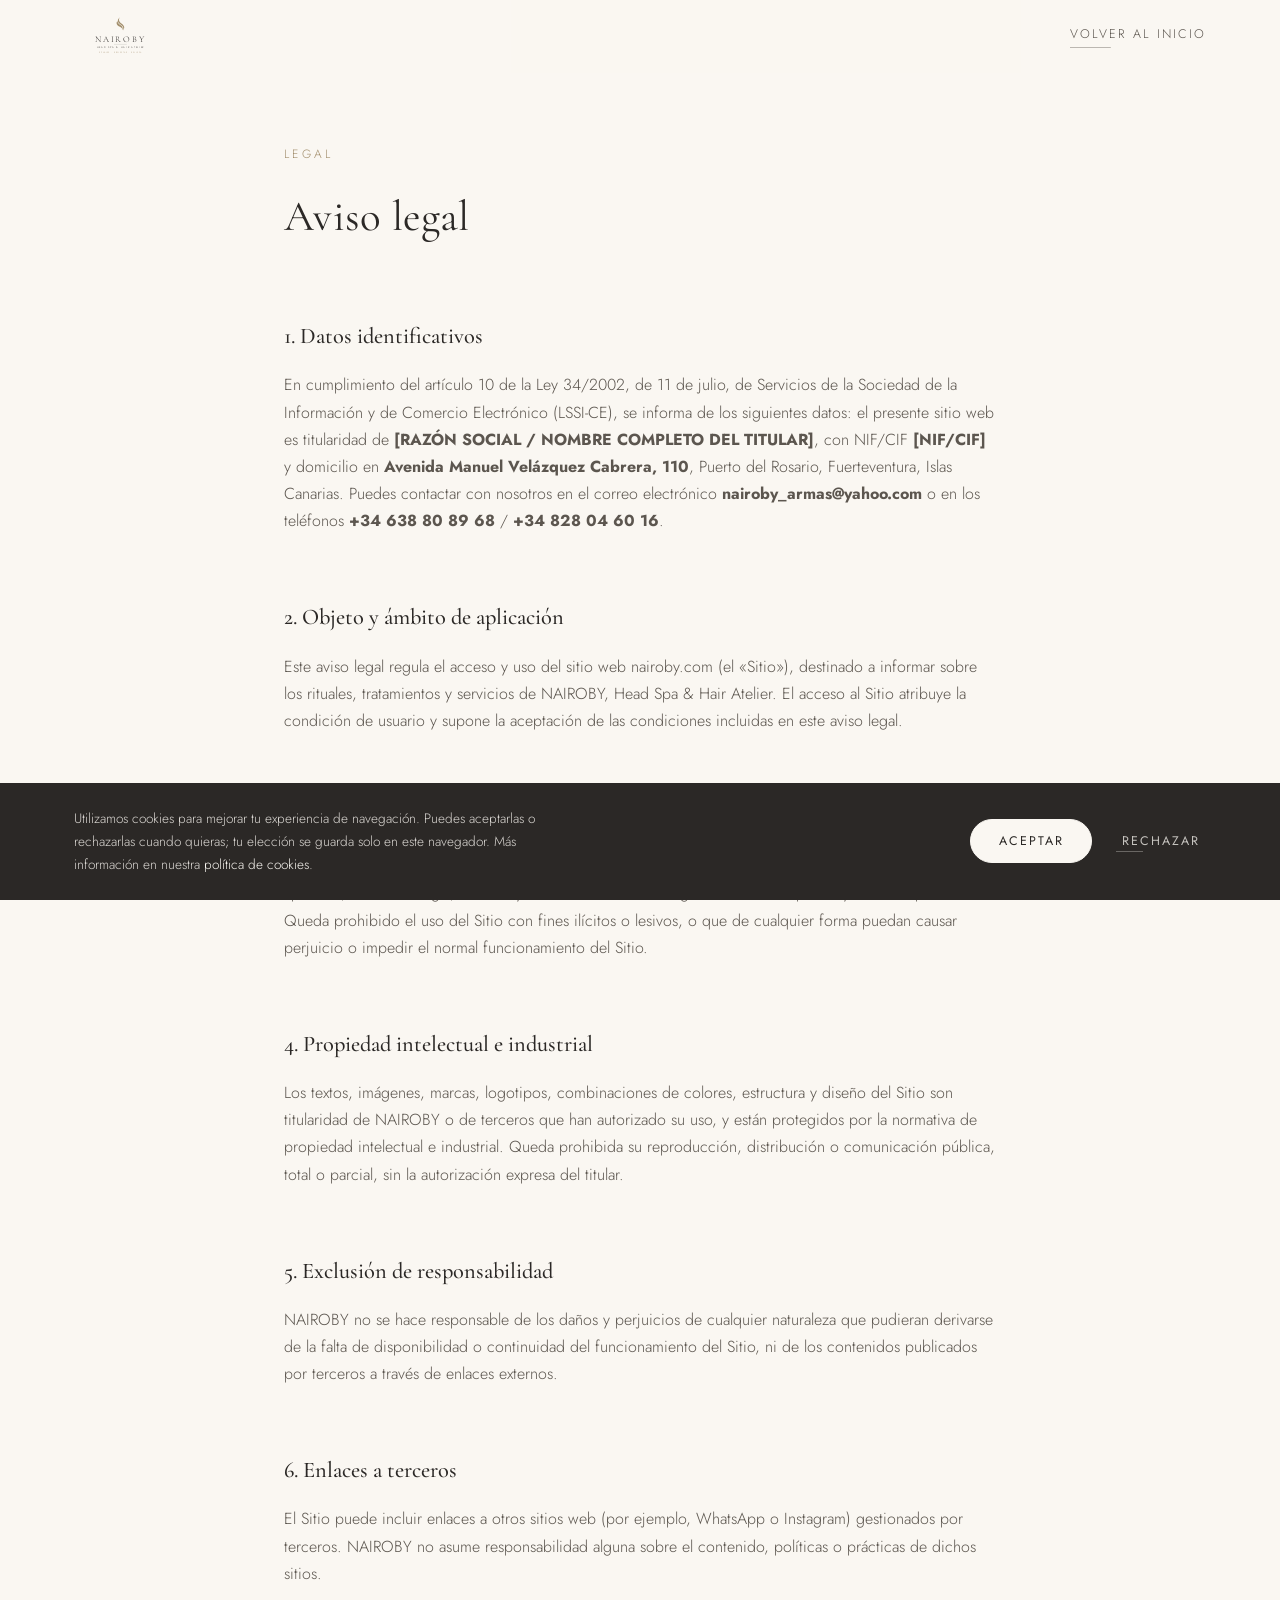
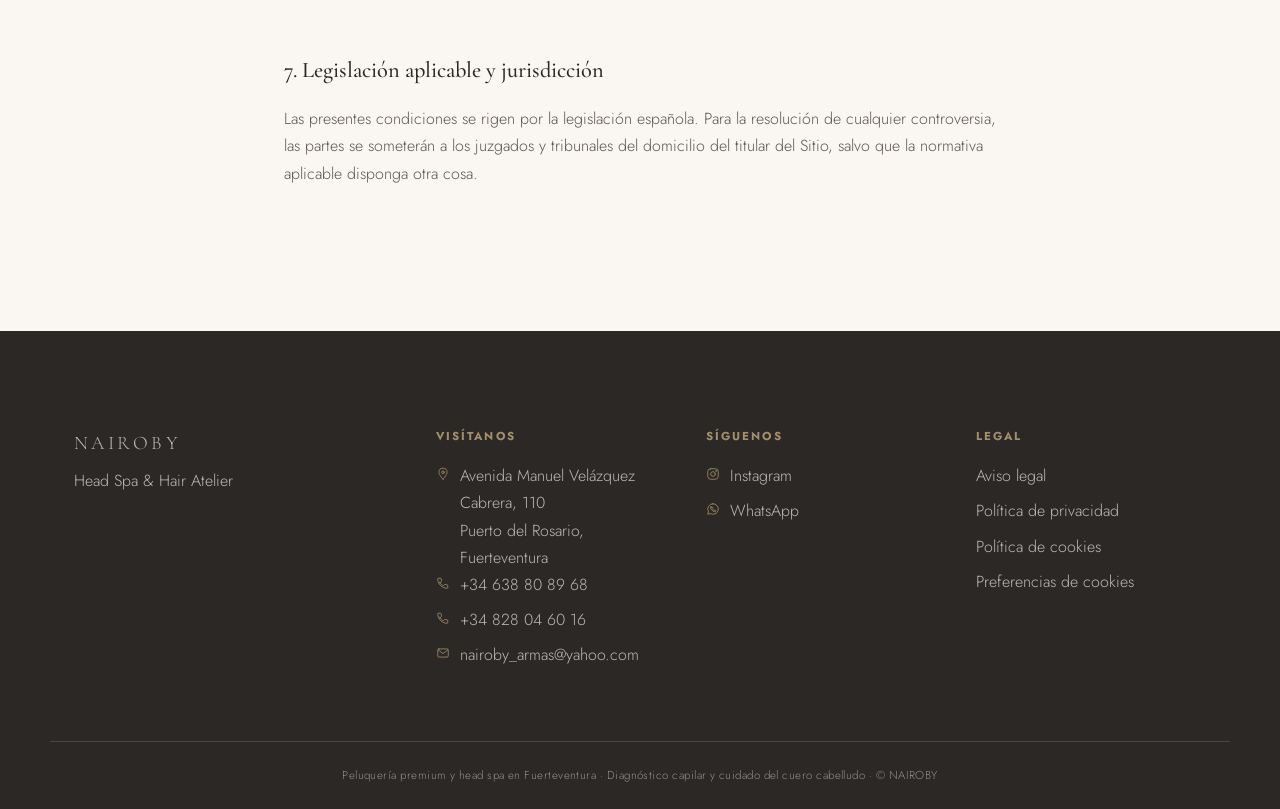
<file: legal.html>
<!DOCTYPE html>
<html lang="es">
<head>
  <meta charset="UTF-8" />
  <meta name="viewport" content="width=device-width, initial-scale=1.0" />
  <title>Aviso legal — NAIROBY</title>
  <meta name="description" content="Aviso legal de NAIROBY, Head Spa & Hair Atelier." />
  <meta name="robots" content="noindex" />
  <meta name="theme-color" content="#FAF7F2" />

  <link rel="preconnect" href="https://fonts.googleapis.com" />
  <link rel="preconnect" href="https://fonts.gstatic.com" crossorigin />
  <link href="https://fonts.googleapis.com/css2?family=Cormorant+Garamond:wght@300;400;500&family=Jost:wght@300;400;500&display=swap" rel="stylesheet" />

  <link rel="stylesheet" href="css/style.css?v=8" />
</head>
<body>
  <svg aria-hidden="true" class="icon-sprite">
    <symbol id="icon-pin" viewBox="0 0 24 24">
      <path d="M12 21s7-7.58 7-12A7 7 0 0 0 5 9c0 4.42 7 12 7 12z" />
      <circle cx="12" cy="9" r="2.3" />
    </symbol>
    <symbol id="icon-phone" viewBox="0 0 24 24">
      <path d="M6.6 10.8c1.3 2.6 3.4 4.7 6 6l2-2c.3-.3.7-.4 1-.3 1.1.4 2.3.6 3.5.6.6 0 1 .4 1 1V20c0 .6-.4 1-1 1C10.3 21 3 13.7 3 4.9c0-.6.4-1 1-1H7.9c.6 0 1 .4 1 1 0 1.2.2 2.4.6 3.5.1.3 0 .7-.3 1l-2 2z" />
    </symbol>
    <symbol id="icon-mail" viewBox="0 0 24 24">
      <rect x="3" y="5" width="18" height="14" rx="2" />
      <path d="M4 7l8 6 8-6" />
    </symbol>
    <symbol id="icon-instagram" viewBox="0 0 24 24">
      <rect x="3" y="3" width="18" height="18" rx="5" />
      <circle cx="12" cy="12" r="4" />
      <circle cx="17.2" cy="6.8" r="0.6" />
    </symbol>
    <symbol id="icon-whatsapp" viewBox="0 0 24 24">
      <path d="M12 3a9 9 0 0 0-7.8 13.5L3 21l4.6-1.2A9 9 0 1 0 12 3z" />
      <path d="M9.4 9.4c.4-.8 1.7-.8 2 0 .3.7.6 1.3.4 1.7l-.5.7c-.1.2 0 .4.1.5.5.7 1.3 1.5 2 2 .1.1.3.2.5.1l.7-.5c.4-.2 1 .1 1.7.4.8.3.8 1.6 0 2-1.3.6-2.7.3-4.2-.7-1.3-.9-2.4-2-3.3-3.3-1-1.5-1.3-2.9-.7-4.2z" />
    </symbol>
  </svg>

  <a class="skip-link" href="#main">Saltar al contenido</a>

  <header class="site-header">
    <div class="container header-inner">
      <a href="index.html" class="brand-mark">
      <svg class="brand-logo" viewBox="0 0 320 138" role="img" aria-label="NAIROBY — Head Spa &amp; Hair Atelier">
        <g transform="translate(146,4) scale(0.171)" fill="#a38f6d">
          <path d="M0 0 C0.66 0.33 1.32 0.66 2 1 C1.469 1.883 0.938 2.766 0.391 3.676 C-3.881 10.888 -7.63 17.906 -10 26 C-10.356 27.207 -10.712 28.413 -11.078 29.656 C-15.301 46.982 -11.573 64.751 -2.922 79.965 C0.034 84.633 3.393 88.825 7 93 C7.553 93.686 8.106 94.372 8.676 95.078 C16.882 105.027 27.99 112.34 38.211 120.064 C63.412 139.129 85.96 159.305 92.594 191.566 C95.154 213.204 87.55 234.664 75 252 C73.374 254.04 71.701 256.021 70 258 C69 256 69 256 69.672 253.926 C70.028 253.063 70.383 252.201 70.75 251.312 C78.164 231.62 77.827 211.812 69.184 192.586 C68.793 191.733 68.402 190.879 68 190 C67.661 189.085 67.322 188.17 66.973 187.227 C66 185 66 185 64 184 C63.484 183.196 62.969 182.391 62.438 181.562 C58.018 174.684 51.903 168.615 46 163 C45.388 162.404 44.775 161.809 44.145 161.195 C36.462 153.975 27.934 147.943 19.417 141.758 C6.394 132.288 -5.707 122.528 -17 111 C-17.26 110.757 -17.26 110.757 -18.574 109.527 C-21.403 106.497 -23.085 102.647 -25 99 C-25.473 98.107 -25.946 97.213 -26.434 96.293 C-30 89.393 -30 89.393 -30 86 C-30.66 85.67 -31.32 85.34 -32 85 C-31.835 84.67 -31.835 84.67 -31 83 C-31.66 82.67 -32.32 82.34 -33 82 C-36.016 69.976 -35.174 54.563 -31 43 C-30.66 42.022 -30.319 41.043 -29.969 40.035 C-23.799 23.838 -12.173 11.914 0 0 Z" transform="translate(66,6)"/>
          <path d="M0 0 C0.33 0 0.66 0 1 0 C1.11 1.111 1.219 2.222 1.332 3.367 C2.712 16.647 5.048 33.048 15 43 C15.82 44.14 16.631 45.287 17.438 46.438 C26.941 59.034 39.346 67.816 52 77 C87.838 103.083 87.838 103.083 96 118 C96.66 118.66 97.32 119.32 98 120 C106.86 136.274 108.858 152.934 106 171 C105.133 173.723 105.133 173.723 104.125 176.062 C103.772 176.897 103.419 177.731 103.055 178.59 C102.707 179.385 102.359 180.181 102 181 C101.693 181.723 101.386 182.446 101.07 183.191 C100.389 184.798 99.696 186.4 99 188 C98.311 185.858 97.886 184.442 98.457 182.234 C101.439 169.963 97.809 157.039 91.578 146.453 C79.307 127.379 56.8 119.667 36.812 111.25 C13.029 101.225 -3.641 87.229 -14.121 63.457 C-19.282 49.111 -16.219 31.176 -10.094 17.586 C-7.153 11.445 -3.956 5.55 0 0 Z" transform="translate(22,76)"/>
        </g>
        <text x="160" y="88" text-anchor="middle" font-family="'Cormorant Garamond', serif" font-size="30" letter-spacing="6" fill="#2b2826">NAIROBY</text>
        <line x1="138" y1="98" x2="182" y2="98" stroke="#2b2826" stroke-opacity="0.35" stroke-width="1" />
        <text x="160" y="111" text-anchor="middle" font-family="'Jost', sans-serif" font-size="8.5" letter-spacing="2.5" fill="#2b2826">HEAD SPA &amp; HAIR ATELIER</text>
        <text x="160" y="126" text-anchor="middle" font-family="'Jost', sans-serif" font-size="7" letter-spacing="1.5" fill="#a38f6d">RITUALES · BIENESTAR · BELLEZA</text>
      </svg>
      </a>
      <a href="index.html" class="link-underline">Volver al inicio</a>
    </div>
  </header>

  <main id="main" class="legal-main">
    <div class="container narrow">
      <p class="eyebrow">Legal</p>
      <h1 class="section-title">Aviso legal</h1>

      <div class="legal-content">
        <h2>1. Datos identificativos</h2>
        <p>
          En cumplimiento del artículo 10 de la Ley 34/2002, de 11 de julio, de
          Servicios de la Sociedad de la Información y de Comercio Electrónico
          (LSSI-CE), se informa de los siguientes datos: el presente sitio web
          es titularidad de <strong>[RAZÓN SOCIAL / NOMBRE COMPLETO DEL
          TITULAR]</strong>, con NIF/CIF <strong>[NIF/CIF]</strong> y domicilio
          en <strong>Avenida Manuel Velázquez Cabrera, 110</strong>, Puerto del
          Rosario, Fuerteventura, Islas Canarias. Puedes contactar con
          nosotros en el correo electrónico
          <strong>nairoby_armas@yahoo.com</strong> o en los teléfonos
          <strong>+34 638 80 89 68</strong> / <strong>+34 828 04 60 16</strong>.
        </p>

        <h2>2. Objeto y ámbito de aplicación</h2>
        <p>
          Este aviso legal regula el acceso y uso del sitio web
          nairoby.com (el «Sitio»), destinado a informar sobre los rituales,
          tratamientos y servicios de NAIROBY, Head Spa &amp; Hair Atelier. El
          acceso al Sitio atribuye la condición de usuario y supone la
          aceptación de las condiciones incluidas en este aviso legal.
        </p>

        <h2>3. Condiciones de uso</h2>
        <p>
          El usuario se compromete a hacer un uso adecuado y lícito del Sitio,
          de conformidad con la legislación aplicable, este aviso legal, la
          moral y las buenas costumbres generalmente aceptadas y el orden
          público. Queda prohibido el uso del Sitio con fines ilícitos o
          lesivos, o que de cualquier forma puedan causar perjuicio o impedir
          el normal funcionamiento del Sitio.
        </p>

        <h2>4. Propiedad intelectual e industrial</h2>
        <p>
          Los textos, imágenes, marcas, logotipos, combinaciones de colores,
          estructura y diseño del Sitio son titularidad de NAIROBY o de
          terceros que han autorizado su uso, y están protegidos por la
          normativa de propiedad intelectual e industrial. Queda prohibida su
          reproducción, distribución o comunicación pública, total o parcial,
          sin la autorización expresa del titular.
        </p>

        <h2>5. Exclusión de responsabilidad</h2>
        <p>
          NAIROBY no se hace responsable de los daños y perjuicios de
          cualquier naturaleza que pudieran derivarse de la falta de
          disponibilidad o continuidad del funcionamiento del Sitio, ni de los
          contenidos publicados por terceros a través de enlaces externos.
        </p>

        <h2>6. Enlaces a terceros</h2>
        <p>
          El Sitio puede incluir enlaces a otros sitios web (por ejemplo,
          WhatsApp o Instagram) gestionados por terceros. NAIROBY no asume
          responsabilidad alguna sobre el contenido, políticas o prácticas de
          dichos sitios.
        </p>

        <h2>7. Legislación aplicable y jurisdicción</h2>
        <p>
          Las presentes condiciones se rigen por la legislación española.
          Para la resolución de cualquier controversia, las partes se
          someterán a los juzgados y tribunales del domicilio del titular del
          Sitio, salvo que la normativa aplicable disponga otra cosa.
        </p>
      </div>
    </div>
  </main>

  <footer class="site-footer">
    <div class="container footer-inner">
      <div class="footer-brand">
        <p class="brand-mark small">NAIROBY</p>
        <p>Head Spa &amp; Hair Atelier</p>
      </div>

      <div class="footer-col">
        <h3>Visítanos</h3>
        <a class="footer-line" href="https://www.google.com/maps/search/?api=1&query=Avenida+Manuel+Vel%C3%A1zquez+Cabrera+110%2C+Puerto+del+Rosario%2C+Fuerteventura" target="_blank" rel="noopener">
          <svg class="footer-icon" width="14" height="14" viewBox="0 0 24 24" aria-hidden="true"><use href="#icon-pin"></use></svg>
          <span>Avenida Manuel Velázquez Cabrera, 110<br />Puerto del Rosario, Fuerteventura</span>
        </a>
        <p class="footer-line">
          <svg class="footer-icon" width="14" height="14" viewBox="0 0 24 24" aria-hidden="true"><use href="#icon-phone"></use></svg>
          <a href="tel:+34638808968">+34 638 80 89 68</a>
        </p>
        <p class="footer-line">
          <svg class="footer-icon" width="14" height="14" viewBox="0 0 24 24" aria-hidden="true"><use href="#icon-phone"></use></svg>
          <a href="tel:+34828046016">+34 828 04 60 16</a>
        </p>
        <p class="footer-line">
          <svg class="footer-icon" width="14" height="14" viewBox="0 0 24 24" aria-hidden="true"><use href="#icon-mail"></use></svg>
          <a href="mailto:nairoby_armas@yahoo.com">nairoby_armas@yahoo.com</a>
        </p>
      </div>

      <div class="footer-col">
        <h3>Síguenos</h3>
        <p class="footer-line">
          <svg class="footer-icon" width="14" height="14" viewBox="0 0 24 24" aria-hidden="true"><use href="#icon-instagram"></use></svg>
          <a href="https://www.instagram.com/nairoarmas/" target="_blank" rel="noopener">Instagram</a>
        </p>
        <p class="footer-line">
          <svg class="footer-icon" width="14" height="14" viewBox="0 0 24 24" aria-hidden="true"><use href="#icon-whatsapp"></use></svg>
          <a href="https://wa.me/34638808968" target="_blank" rel="noopener">WhatsApp</a>
        </p>
      </div>

      <div class="footer-col">
        <h3>Legal</h3>
        <p><a href="legal.html">Aviso legal</a></p>
        <p><a href="privacidad.html">Política de privacidad</a></p>
        <p><a href="cookies.html">Política de cookies</a></p>
        <p><a href="#" id="cookie-manage">Preferencias de cookies</a></p>
      </div>
    </div>

    <p class="footer-bottom">Peluquería premium y head spa en Fuerteventura · Diagnóstico capilar y cuidado del cuero cabelludo · © NAIROBY</p>
  </footer>

  <div class="cookie-banner" id="cookie-banner" role="dialog" aria-live="polite" aria-label="Aviso de cookies">
    <div class="container cookie-banner-inner">
      <p>
        Utilizamos cookies para mejorar tu experiencia de navegación. Puedes
        aceptarlas o rechazarlas cuando quieras; tu elección se guarda solo en
        este navegador. Más información en nuestra
        <a href="cookies.html">política de cookies</a>.
      </p>
      <div class="cookie-banner-actions">
        <button type="button" class="btn btn-primary" id="cookie-accept">Aceptar</button>
        <button type="button" class="link-underline" id="cookie-reject">Rechazar</button>
      </div>
    </div>
  </div>


  <a class="whatsapp-float" href="https://wa.me/34638808968?text=Hola%20NAIROBY%2C%20me%20gustar%C3%ADa%20reservar%20una%20experiencia" target="_blank" rel="noopener" aria-label="Reservar por WhatsApp">
    <svg width="26" height="26" viewBox="0 0 24 24" aria-hidden="true"><use href="#icon-whatsapp"></use></svg>
  </a>
  <script src="js/main.js?v=8"></script>
</body>
</html>
</file>
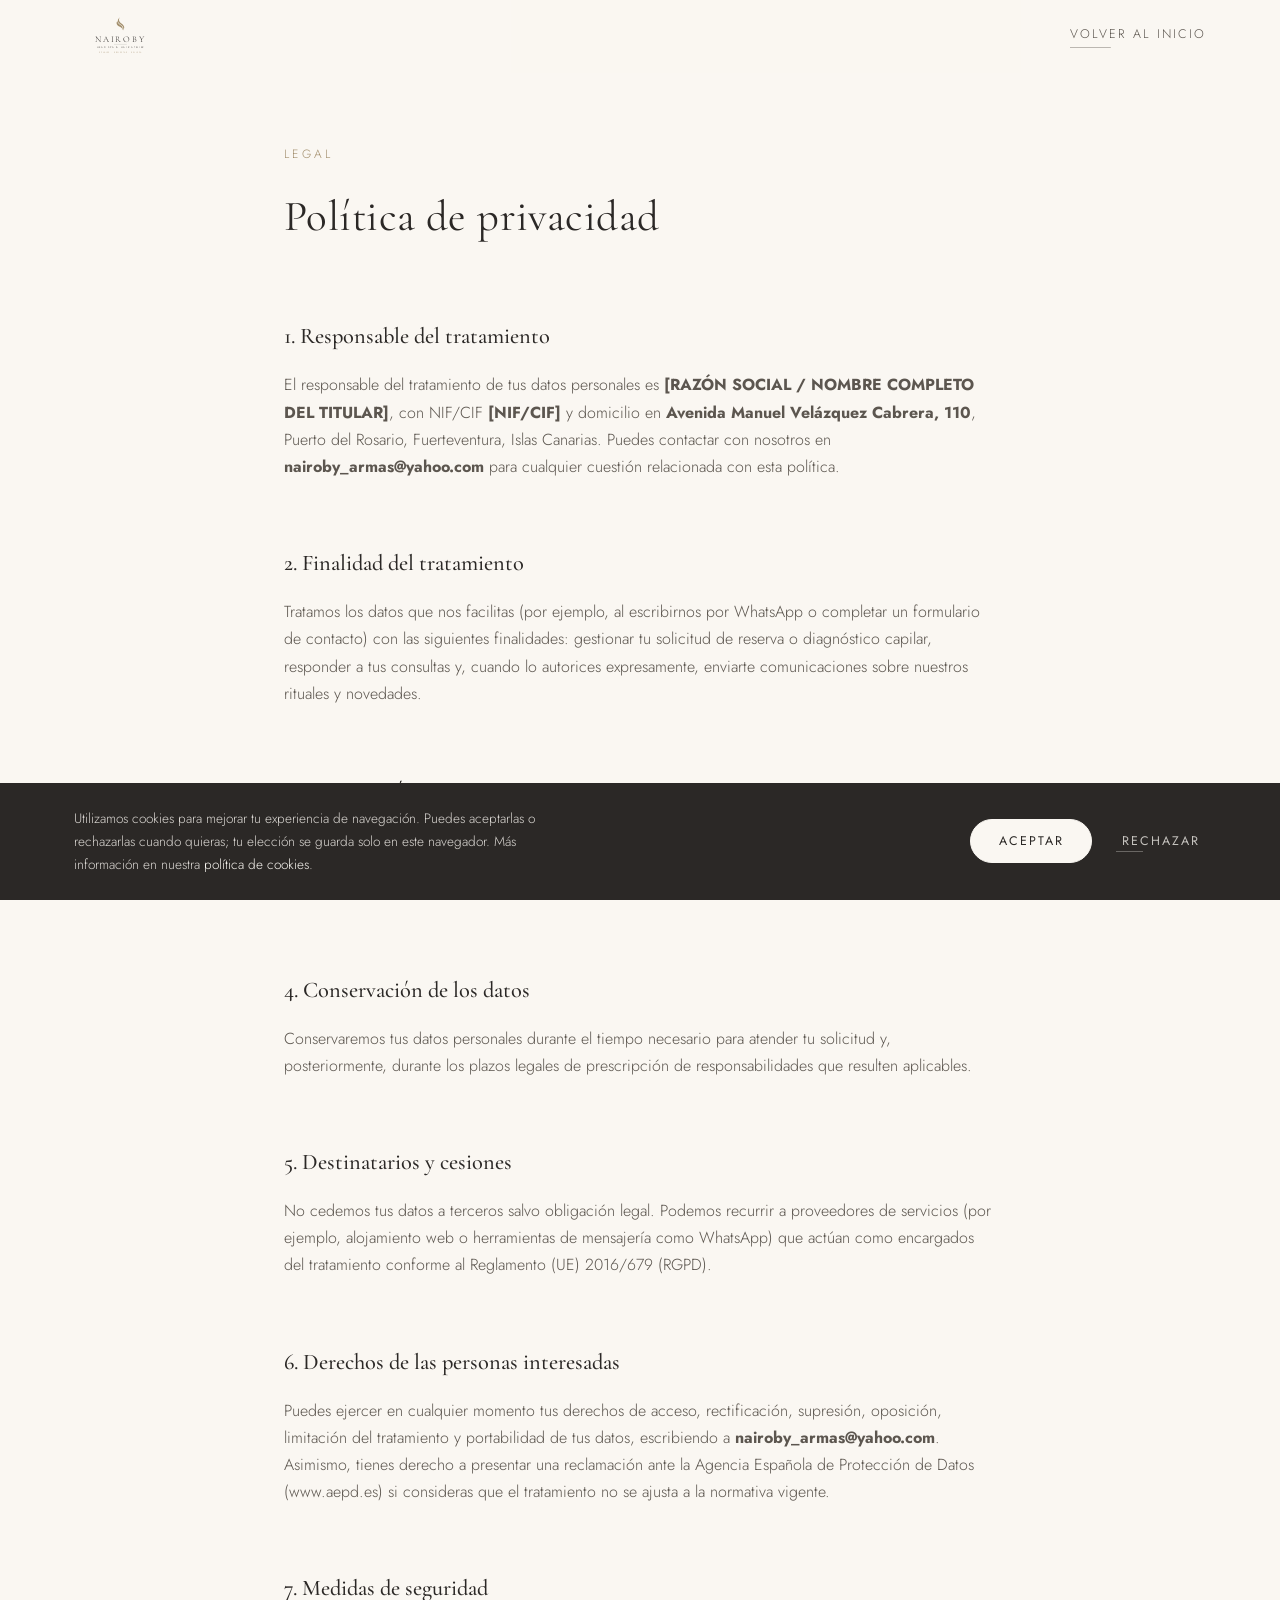
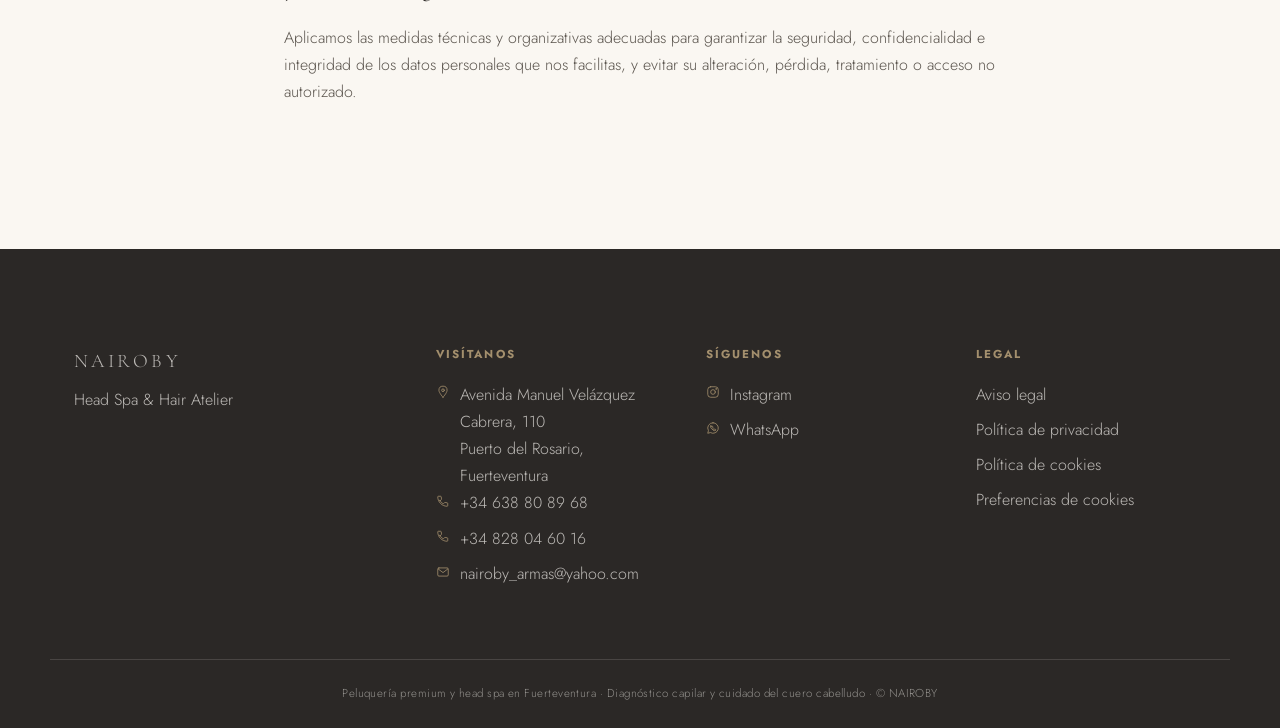
<file: privacidad.html>
<!DOCTYPE html>
<html lang="es">
<head>
  <meta charset="UTF-8" />
  <meta name="viewport" content="width=device-width, initial-scale=1.0" />
  <title>Política de privacidad — NAIROBY</title>
  <meta name="description" content="Política de privacidad y protección de datos de NAIROBY, Head Spa & Hair Atelier." />
  <meta name="robots" content="noindex" />
  <meta name="theme-color" content="#FAF7F2" />

  <link rel="preconnect" href="https://fonts.googleapis.com" />
  <link rel="preconnect" href="https://fonts.gstatic.com" crossorigin />
  <link href="https://fonts.googleapis.com/css2?family=Cormorant+Garamond:wght@300;400;500&family=Jost:wght@300;400;500&display=swap" rel="stylesheet" />

  <link rel="stylesheet" href="css/style.css?v=8" />
</head>
<body>
  <svg aria-hidden="true" class="icon-sprite">
    <symbol id="icon-pin" viewBox="0 0 24 24">
      <path d="M12 21s7-7.58 7-12A7 7 0 0 0 5 9c0 4.42 7 12 7 12z" />
      <circle cx="12" cy="9" r="2.3" />
    </symbol>
    <symbol id="icon-phone" viewBox="0 0 24 24">
      <path d="M6.6 10.8c1.3 2.6 3.4 4.7 6 6l2-2c.3-.3.7-.4 1-.3 1.1.4 2.3.6 3.5.6.6 0 1 .4 1 1V20c0 .6-.4 1-1 1C10.3 21 3 13.7 3 4.9c0-.6.4-1 1-1H7.9c.6 0 1 .4 1 1 0 1.2.2 2.4.6 3.5.1.3 0 .7-.3 1l-2 2z" />
    </symbol>
    <symbol id="icon-mail" viewBox="0 0 24 24">
      <rect x="3" y="5" width="18" height="14" rx="2" />
      <path d="M4 7l8 6 8-6" />
    </symbol>
    <symbol id="icon-instagram" viewBox="0 0 24 24">
      <rect x="3" y="3" width="18" height="18" rx="5" />
      <circle cx="12" cy="12" r="4" />
      <circle cx="17.2" cy="6.8" r="0.6" />
    </symbol>
    <symbol id="icon-whatsapp" viewBox="0 0 24 24">
      <path d="M12 3a9 9 0 0 0-7.8 13.5L3 21l4.6-1.2A9 9 0 1 0 12 3z" />
      <path d="M9.4 9.4c.4-.8 1.7-.8 2 0 .3.7.6 1.3.4 1.7l-.5.7c-.1.2 0 .4.1.5.5.7 1.3 1.5 2 2 .1.1.3.2.5.1l.7-.5c.4-.2 1 .1 1.7.4.8.3.8 1.6 0 2-1.3.6-2.7.3-4.2-.7-1.3-.9-2.4-2-3.3-3.3-1-1.5-1.3-2.9-.7-4.2z" />
    </symbol>
  </svg>

  <a class="skip-link" href="#main">Saltar al contenido</a>

  <header class="site-header">
    <div class="container header-inner">
      <a href="index.html" class="brand-mark">
      <svg class="brand-logo" viewBox="0 0 320 138" role="img" aria-label="NAIROBY — Head Spa &amp; Hair Atelier">
        <g transform="translate(146,4) scale(0.171)" fill="#a38f6d">
          <path d="M0 0 C0.66 0.33 1.32 0.66 2 1 C1.469 1.883 0.938 2.766 0.391 3.676 C-3.881 10.888 -7.63 17.906 -10 26 C-10.356 27.207 -10.712 28.413 -11.078 29.656 C-15.301 46.982 -11.573 64.751 -2.922 79.965 C0.034 84.633 3.393 88.825 7 93 C7.553 93.686 8.106 94.372 8.676 95.078 C16.882 105.027 27.99 112.34 38.211 120.064 C63.412 139.129 85.96 159.305 92.594 191.566 C95.154 213.204 87.55 234.664 75 252 C73.374 254.04 71.701 256.021 70 258 C69 256 69 256 69.672 253.926 C70.028 253.063 70.383 252.201 70.75 251.312 C78.164 231.62 77.827 211.812 69.184 192.586 C68.793 191.733 68.402 190.879 68 190 C67.661 189.085 67.322 188.17 66.973 187.227 C66 185 66 185 64 184 C63.484 183.196 62.969 182.391 62.438 181.562 C58.018 174.684 51.903 168.615 46 163 C45.388 162.404 44.775 161.809 44.145 161.195 C36.462 153.975 27.934 147.943 19.417 141.758 C6.394 132.288 -5.707 122.528 -17 111 C-17.26 110.757 -17.26 110.757 -18.574 109.527 C-21.403 106.497 -23.085 102.647 -25 99 C-25.473 98.107 -25.946 97.213 -26.434 96.293 C-30 89.393 -30 89.393 -30 86 C-30.66 85.67 -31.32 85.34 -32 85 C-31.835 84.67 -31.835 84.67 -31 83 C-31.66 82.67 -32.32 82.34 -33 82 C-36.016 69.976 -35.174 54.563 -31 43 C-30.66 42.022 -30.319 41.043 -29.969 40.035 C-23.799 23.838 -12.173 11.914 0 0 Z" transform="translate(66,6)"/>
          <path d="M0 0 C0.33 0 0.66 0 1 0 C1.11 1.111 1.219 2.222 1.332 3.367 C2.712 16.647 5.048 33.048 15 43 C15.82 44.14 16.631 45.287 17.438 46.438 C26.941 59.034 39.346 67.816 52 77 C87.838 103.083 87.838 103.083 96 118 C96.66 118.66 97.32 119.32 98 120 C106.86 136.274 108.858 152.934 106 171 C105.133 173.723 105.133 173.723 104.125 176.062 C103.772 176.897 103.419 177.731 103.055 178.59 C102.707 179.385 102.359 180.181 102 181 C101.693 181.723 101.386 182.446 101.07 183.191 C100.389 184.798 99.696 186.4 99 188 C98.311 185.858 97.886 184.442 98.457 182.234 C101.439 169.963 97.809 157.039 91.578 146.453 C79.307 127.379 56.8 119.667 36.812 111.25 C13.029 101.225 -3.641 87.229 -14.121 63.457 C-19.282 49.111 -16.219 31.176 -10.094 17.586 C-7.153 11.445 -3.956 5.55 0 0 Z" transform="translate(22,76)"/>
        </g>
        <text x="160" y="88" text-anchor="middle" font-family="'Cormorant Garamond', serif" font-size="30" letter-spacing="6" fill="#2b2826">NAIROBY</text>
        <line x1="138" y1="98" x2="182" y2="98" stroke="#2b2826" stroke-opacity="0.35" stroke-width="1" />
        <text x="160" y="111" text-anchor="middle" font-family="'Jost', sans-serif" font-size="8.5" letter-spacing="2.5" fill="#2b2826">HEAD SPA &amp; HAIR ATELIER</text>
        <text x="160" y="126" text-anchor="middle" font-family="'Jost', sans-serif" font-size="7" letter-spacing="1.5" fill="#a38f6d">RITUALES · BIENESTAR · BELLEZA</text>
      </svg>
      </a>
      <a href="index.html" class="link-underline">Volver al inicio</a>
    </div>
  </header>

  <main id="main" class="legal-main">
    <div class="container narrow">
      <p class="eyebrow">Legal</p>
      <h1 class="section-title">Política de privacidad</h1>

      <div class="legal-content">
        <h2>1. Responsable del tratamiento</h2>
        <p>
          El responsable del tratamiento de tus datos personales es
          <strong>[RAZÓN SOCIAL / NOMBRE COMPLETO DEL TITULAR]</strong>, con
          NIF/CIF <strong>[NIF/CIF]</strong> y domicilio en
          <strong>Avenida Manuel Velázquez Cabrera, 110</strong>, Puerto del
          Rosario, Fuerteventura, Islas Canarias. Puedes contactar con
          nosotros en <strong>nairoby_armas@yahoo.com</strong> para cualquier
          cuestión relacionada con esta política.
        </p>

        <h2>2. Finalidad del tratamiento</h2>
        <p>
          Tratamos los datos que nos facilitas (por ejemplo, al escribirnos
          por WhatsApp o completar un formulario de contacto) con las
          siguientes finalidades: gestionar tu solicitud de reserva o
          diagnóstico capilar, responder a tus consultas y, cuando lo
          autorices expresamente, enviarte comunicaciones sobre nuestros
          rituales y novedades.
        </p>

        <h2>3. Legitimación</h2>
        <p>
          La base legal para el tratamiento de tus datos es tu consentimiento,
          otorgado al contactar con nosotros o al aceptar esta política, así
          como la ejecución de la relación precontractual o contractual que
          se derive de tu solicitud de reserva.
        </p>

        <h2>4. Conservación de los datos</h2>
        <p>
          Conservaremos tus datos personales durante el tiempo necesario para
          atender tu solicitud y, posteriormente, durante los plazos legales
          de prescripción de responsabilidades que resulten aplicables.
        </p>

        <h2>5. Destinatarios y cesiones</h2>
        <p>
          No cedemos tus datos a terceros salvo obligación legal. Podemos
          recurrir a proveedores de servicios (por ejemplo, alojamiento web o
          herramientas de mensajería como WhatsApp) que actúan como
          encargados del tratamiento conforme al Reglamento (UE) 2016/679
          (RGPD).
        </p>

        <h2>6. Derechos de las personas interesadas</h2>
        <p>
          Puedes ejercer en cualquier momento tus derechos de acceso,
          rectificación, supresión, oposición, limitación del tratamiento y
          portabilidad de tus datos, escribiendo a
          <strong>nairoby_armas@yahoo.com</strong>. Asimismo, tienes derecho a
          presentar una reclamación ante la Agencia Española de Protección de
          Datos (www.aepd.es) si consideras que el tratamiento no se ajusta a
          la normativa vigente.
        </p>

        <h2>7. Medidas de seguridad</h2>
        <p>
          Aplicamos las medidas técnicas y organizativas adecuadas para
          garantizar la seguridad, confidencialidad e integridad de los datos
          personales que nos facilitas, y evitar su alteración, pérdida,
          tratamiento o acceso no autorizado.
        </p>
      </div>
    </div>
  </main>

  <footer class="site-footer">
    <div class="container footer-inner">
      <div class="footer-brand">
        <p class="brand-mark small">NAIROBY</p>
        <p>Head Spa &amp; Hair Atelier</p>
      </div>

      <div class="footer-col">
        <h3>Visítanos</h3>
        <a class="footer-line" href="https://www.google.com/maps/search/?api=1&query=Avenida+Manuel+Vel%C3%A1zquez+Cabrera+110%2C+Puerto+del+Rosario%2C+Fuerteventura" target="_blank" rel="noopener">
          <svg class="footer-icon" width="14" height="14" viewBox="0 0 24 24" aria-hidden="true"><use href="#icon-pin"></use></svg>
          <span>Avenida Manuel Velázquez Cabrera, 110<br />Puerto del Rosario, Fuerteventura</span>
        </a>
        <p class="footer-line">
          <svg class="footer-icon" width="14" height="14" viewBox="0 0 24 24" aria-hidden="true"><use href="#icon-phone"></use></svg>
          <a href="tel:+34638808968">+34 638 80 89 68</a>
        </p>
        <p class="footer-line">
          <svg class="footer-icon" width="14" height="14" viewBox="0 0 24 24" aria-hidden="true"><use href="#icon-phone"></use></svg>
          <a href="tel:+34828046016">+34 828 04 60 16</a>
        </p>
        <p class="footer-line">
          <svg class="footer-icon" width="14" height="14" viewBox="0 0 24 24" aria-hidden="true"><use href="#icon-mail"></use></svg>
          <a href="mailto:nairoby_armas@yahoo.com">nairoby_armas@yahoo.com</a>
        </p>
      </div>

      <div class="footer-col">
        <h3>Síguenos</h3>
        <p class="footer-line">
          <svg class="footer-icon" width="14" height="14" viewBox="0 0 24 24" aria-hidden="true"><use href="#icon-instagram"></use></svg>
          <a href="https://www.instagram.com/nairoarmas/" target="_blank" rel="noopener">Instagram</a>
        </p>
        <p class="footer-line">
          <svg class="footer-icon" width="14" height="14" viewBox="0 0 24 24" aria-hidden="true"><use href="#icon-whatsapp"></use></svg>
          <a href="https://wa.me/34638808968" target="_blank" rel="noopener">WhatsApp</a>
        </p>
      </div>

      <div class="footer-col">
        <h3>Legal</h3>
        <p><a href="legal.html">Aviso legal</a></p>
        <p><a href="privacidad.html">Política de privacidad</a></p>
        <p><a href="cookies.html">Política de cookies</a></p>
        <p><a href="#" id="cookie-manage">Preferencias de cookies</a></p>
      </div>
    </div>

    <p class="footer-bottom">Peluquería premium y head spa en Fuerteventura · Diagnóstico capilar y cuidado del cuero cabelludo · © NAIROBY</p>
  </footer>

  <div class="cookie-banner" id="cookie-banner" role="dialog" aria-live="polite" aria-label="Aviso de cookies">
    <div class="container cookie-banner-inner">
      <p>
        Utilizamos cookies para mejorar tu experiencia de navegación. Puedes
        aceptarlas o rechazarlas cuando quieras; tu elección se guarda solo en
        este navegador. Más información en nuestra
        <a href="cookies.html">política de cookies</a>.
      </p>
      <div class="cookie-banner-actions">
        <button type="button" class="btn btn-primary" id="cookie-accept">Aceptar</button>
        <button type="button" class="link-underline" id="cookie-reject">Rechazar</button>
      </div>
    </div>
  </div>


  <a class="whatsapp-float" href="https://wa.me/34638808968?text=Hola%20NAIROBY%2C%20me%20gustar%C3%ADa%20reservar%20una%20experiencia" target="_blank" rel="noopener" aria-label="Reservar por WhatsApp">
    <svg width="26" height="26" viewBox="0 0 24 24" aria-hidden="true"><use href="#icon-whatsapp"></use></svg>
  </a>
  <script src="js/main.js?v=8"></script>
</body>
</html>
</file>
<file: css/style.css>
/* ==========================================================================
   NAIROBY — Head Spa & Hair Atelier
   Ultra Quiet Luxury design system
   ========================================================================== */

:root {
  /* Palette */
  --color-ivory: #faf7f2;
  --color-marfil: #f3eee4;
  --color-arena: #e8dcc8;
  --color-beige-piedra: #d9cbb5;
  --color-taupe: #b8a890;
  --color-carbon: #2b2826;
  --color-brass: #a38f6d;

  --color-bg: var(--color-ivory);
  --color-text: var(--color-carbon);
  --color-text-soft: #5c564f;
  --color-border: rgba(43, 40, 38, 0.12);

  /* Type */
  --font-serif: "Cormorant Garamond", Georgia, serif;
  --font-sans: "Jost", "Helvetica Neue", Arial, sans-serif;

  /* Rhythm */
  --space-1: 0.5rem;
  --space-2: 1rem;
  --space-3: 1.5rem;
  --space-4: 2.5rem;
  --space-5: 4rem;
  --space-6: 6rem;
  --space-7: 9rem;

  --max-width: 1180px;
  --max-width-narrow: 760px;

  --ease-quiet: cubic-bezier(0.22, 0.61, 0.36, 1);
}

/* --- Reset --------------------------------------------------------------- */

*,
*::before,
*::after {
  box-sizing: border-box;
}

html {
  scroll-behavior: smooth;
}

body {
  margin: 0;
  background: var(--color-bg);
  color: var(--color-text);
  font-family: var(--font-sans);
  font-weight: 300;
  line-height: 1.7;
  -webkit-font-smoothing: antialiased;
}

img {
  max-width: 100%;
  display: block;
}

a {
  color: inherit;
  text-decoration: none;
}

ul,
ol {
  list-style: none;
  margin: 0;
  padding: 0;
}

h1,
h2,
h3,
p {
  margin: 0;
}

@media (prefers-reduced-motion: reduce) {
  html {
    scroll-behavior: auto;
  }
  * {
    animation-duration: 0.01ms !important;
    transition-duration: 0.01ms !important;
  }
}

/* --- Layout helpers -------------------------------------------------------*/

.container {
  width: 100%;
  max-width: var(--max-width);
  margin-inline: auto;
  padding-inline: var(--space-3);
}

.narrow {
  max-width: var(--max-width-narrow);
}

.center {
  text-align: center;
}

.skip-link {
  position: absolute;
  left: -999px;
  top: 0;
  background: var(--color-carbon);
  color: var(--color-ivory);
  padding: var(--space-2) var(--space-3);
  z-index: 1000;
}

.skip-link:focus {
  left: var(--space-2);
  top: var(--space-2);
}

/* --- Typography ------------------------------------------------------------*/

.eyebrow {
  font-family: var(--font-sans);
  font-size: 0.75rem;
  letter-spacing: 0.28em;
  text-transform: uppercase;
  color: var(--color-brass);
  margin-bottom: var(--space-2);
}

.eyebrow.center {
  text-align: center;
}

.section-title {
  font-family: var(--font-serif);
  font-weight: 400;
  font-size: clamp(1.8rem, 1.4rem + 1.6vw, 2.75rem);
  letter-spacing: 0.01em;
  margin-bottom: var(--space-5);
}

.section-title.center {
  text-align: center;
}

/* --- Buttons ----------------------------------------------------------- */

.btn {
  display: inline-block;
  padding: 0.95em 2.2em;
  font-family: var(--font-sans);
  font-size: 0.78rem;
  letter-spacing: 0.16em;
  text-transform: uppercase;
  border-radius: 999px;
  transition: background-color 0.5s var(--ease-quiet), color 0.5s var(--ease-quiet), border-color 0.5s var(--ease-quiet);
}

.btn-primary {
  background: var(--color-carbon);
  color: var(--color-ivory);
  border: 1px solid var(--color-carbon);
}

.btn-primary:hover {
  background: var(--color-brass);
  border-color: var(--color-brass);
}

.link-underline {
  position: relative;
  padding-bottom: 0.2em;
  font-size: 0.78rem;
  letter-spacing: 0.16em;
  text-transform: uppercase;
  color: var(--color-text-soft);
}

.link-underline::after {
  content: "";
  position: absolute;
  left: 0;
  bottom: 0;
  width: 100%;
  height: 1px;
  background: currentColor;
  transform: scaleX(0.3);
  transform-origin: left;
  opacity: 0.4;
  transition: transform 0.5s var(--ease-quiet), opacity 0.5s var(--ease-quiet);
}

.link-underline:hover {
  color: var(--color-carbon);
}

.link-underline:hover::after {
  transform: scaleX(1);
  opacity: 1;
}

.cta-row {
  display: flex;
  flex-wrap: wrap;
  align-items: center;
  gap: var(--space-4);
  margin-top: var(--space-4);
}

.center .cta-row,
.reserva .cta-row {
  justify-content: center;
}

/* --- Header / Nav -------------------------------------------------------- */

.site-header {
  position: fixed;
  top: 0;
  left: 0;
  right: 0;
  z-index: 100;
  background: rgba(250, 247, 242, 0.96);
  border-bottom: 1px solid transparent;
  transition: border-color 0.4s var(--ease-quiet);
}

.header-inner {
  display: flex;
  align-items: center;
  justify-content: space-between;
  padding-block: var(--space-2);
}

.brand-mark {
  display: flex;
  align-items: center;
  gap: 0.5em;
  font-family: var(--font-serif);
  font-size: 1.4rem;
  letter-spacing: 0.18em;
}

.brand-logo {
  height: 40px;
  width: auto;
  display: block;
}

.brand-mark.small {
  font-size: 1.2rem;
  margin-bottom: var(--space-1);
}

.primary-nav ul {
  display: flex;
  align-items: center;
  gap: var(--space-4);
}

.primary-nav a:not(.nav-cta) {
  position: relative;
  font-size: 0.75rem;
  letter-spacing: 0.14em;
  text-transform: uppercase;
  color: var(--color-text-soft);
  transition: color 0.3s var(--ease-quiet);
}

.primary-nav a:not(.nav-cta)::after {
  content: "";
  position: absolute;
  left: 0;
  bottom: -0.3em;
  width: 100%;
  height: 1px;
  background: currentColor;
  transform: scaleX(0);
  transform-origin: left;
  transition: transform 0.4s var(--ease-quiet);
}

.primary-nav a:not(.nav-cta):hover {
  color: var(--color-carbon);
}

.primary-nav a:not(.nav-cta):hover::after {
  transform: scaleX(1);
}

.primary-nav .nav-cta {
  font-size: 0.75rem;
  letter-spacing: 0.14em;
  text-transform: uppercase;
  padding: 0.7em 1.6em;
  border: 1px solid var(--color-carbon);
  border-radius: 999px;
  color: var(--color-carbon);
}

.nav-toggle {
  position: relative;
  z-index: 20;
  display: none;
  flex-direction: column;
  justify-content: center;
  gap: 5px;
  width: 38px;
  height: 38px;
  background: none;
  border: none;
  cursor: pointer;
}

.nav-toggle span {
  display: block;
  height: 1px;
  background: var(--color-carbon);
  transition: transform 0.3s var(--ease-quiet), opacity 0.3s var(--ease-quiet);
}

/* --- Hero ------------------------------------------------------------------*/

.hero {
  position: relative;
  min-height: 100svh;
  display: flex;
  align-items: center;
  overflow: hidden;
  background-color: var(--color-carbon);
}

.hero-texture {
  position: absolute;
  inset: 0;
  background-image:
    linear-gradient(
      90deg,
      rgba(20, 17, 14, 0.85) 0%,
      rgba(20, 17, 14, 0.6) 38%,
      rgba(20, 17, 14, 0.25) 65%,
      rgba(20, 17, 14, 0.1) 100%
    ),
    url("../assets/images/hero_medic.png");
  background-size: cover, cover;
  background-position: center, center 30%;
  background-repeat: no-repeat, no-repeat;
  pointer-events: none;
}

.hero-inner {
  position: relative;
  padding-top: var(--space-6);
  padding-bottom: var(--space-6);
}

.hero-title {
  font-family: var(--font-serif);
  font-weight: 300;
  font-size: clamp(3.2rem, 2.2rem + 6vw, 7rem);
  letter-spacing: 0.06em;
  margin-block: var(--space-2);
  color: var(--color-ivory);
}

.hero-claim {
  font-family: var(--font-serif);
  font-size: clamp(1.3rem, 1.1rem + 1vw, 1.9rem);
  font-style: italic;
  color: rgba(250, 247, 242, 0.85);
  max-width: 32ch;
}

.hero-text {
  margin-top: var(--space-3);
  max-width: 42ch;
  color: rgba(250, 247, 242, 0.75);
}

.hero-trust {
  margin-top: var(--space-5);
  font-size: 0.72rem;
  letter-spacing: 0.1em;
  text-transform: uppercase;
  color: var(--color-brass);
}

.hero .link-underline {
  color: rgba(250, 247, 242, 0.75);
}

.hero .link-underline:hover {
  color: var(--color-ivory);
}

.hero .btn-primary {
  background: var(--color-ivory);
  color: var(--color-carbon);
  border-color: var(--color-ivory);
}

.hero .btn-primary:hover {
  background: var(--color-brass);
  border-color: var(--color-brass);
  color: var(--color-ivory);
}

/* --- Manifiesto --------------------------------------------------------- */

.manifiesto {
  padding-block: var(--space-7);
  background: var(--color-marfil);
}

.manifiesto h2 {
  font-family: var(--font-serif);
  font-weight: 400;
  font-size: clamp(2rem, 1.6rem + 1.8vw, 3rem);
  margin-bottom: var(--space-3);
}

.manifiesto p {
  color: var(--color-text-soft);
  font-size: 1.1rem;
}

/* --- Rituales / Services -------------------------------------------------*/

.rituales {
  padding-block: var(--space-7);
}

.ritual-list {
  max-width: var(--max-width-narrow);
  margin-inline: auto;
}

.ritual-item {
  display: grid;
  grid-template-columns: 3rem 1fr;
  column-gap: var(--space-4);
  padding-block: var(--space-4);
  border-top: 1px solid var(--color-border);
  transition: opacity 0.5s var(--ease-quiet);
}

.ritual-item:last-child {
  border-bottom: 1px solid var(--color-border);
}

.ritual-item:hover {
  opacity: 0.7;
}

.ritual-index {
  font-family: var(--font-serif);
  font-size: 1rem;
  letter-spacing: 0.05em;
  color: var(--color-brass);
}

.ritual-content h3 {
  font-family: var(--font-serif);
  font-weight: 500;
  font-size: 1.4rem;
  margin-bottom: var(--space-1);
}

.ritual-content p {
  color: var(--color-text-soft);
  font-size: 0.95rem;
  max-width: 46ch;
}

/* --- Experiencia / Steps -------------------------------------------------*/

.experiencia {
  padding-block: var(--space-7);
  background: var(--color-marfil);
}

.steps {
  display: grid;
  grid-template-columns: repeat(auto-fit, minmax(220px, 1fr));
  gap: var(--space-5);
}

.step-number {
  display: block;
  font-family: var(--font-serif);
  font-size: 1.1rem;
  color: var(--color-brass);
  letter-spacing: 0.1em;
  margin-bottom: var(--space-2);
}

.step h3 {
  font-family: var(--font-serif);
  font-weight: 500;
  font-size: 1.3rem;
  margin-bottom: var(--space-2);
}

.step p {
  color: var(--color-text-soft);
  font-size: 0.95rem;
}

/* --- Head Spa ---------------------------------------------------------- */

.head-spa {
  padding-block: var(--space-7);
}

.head-spa-inner {
  display: grid;
  grid-template-columns: 1fr 1fr;
  gap: var(--space-5);
  align-items: center;
}

.head-spa-visual {
  aspect-ratio: 4 / 5;
  border-radius: 4px;
  background-image: url("../assets/images/hero_medic_01.png");
  background-size: cover;
  background-position: 38% 55%;
  background-repeat: no-repeat;
}

.head-spa-copy h2 {
  font-family: var(--font-serif);
  font-weight: 400;
  font-size: clamp(1.8rem, 1.5rem + 1.4vw, 2.5rem);
  margin-bottom: var(--space-3);
}

.head-spa-copy p {
  color: var(--color-text-soft);
  margin-bottom: var(--space-4);
}

/* --- Testimonios --------------------------------------------------------*/

.testimonios {
  padding-block: var(--space-7);
  background: var(--color-marfil);
}

.testimonial-list {
  display: flex;
  flex-direction: column;
  gap: var(--space-5);
}

.testimonial {
  text-align: center;
}

.testimonial p {
  font-family: var(--font-serif);
  font-style: italic;
  font-size: clamp(1.1rem, 1rem + 0.5vw, 1.4rem);
  line-height: 1.6;
}

.testimonial span {
  display: block;
  margin-top: var(--space-2);
  font-size: 0.75rem;
  letter-spacing: 0.14em;
  text-transform: uppercase;
  color: var(--color-brass);
}

/* --- Reserva -------------------------------------------------------------*/

.reserva {
  padding-block: var(--space-7);
}

.reserva h2 {
  font-family: var(--font-serif);
  font-weight: 400;
  font-size: clamp(2rem, 1.6rem + 1.8vw, 3rem);
  margin-bottom: var(--space-3);
}

.reserva p {
  color: var(--color-text-soft);
}

.reserva-nota {
  font-size: 0.85rem;
  font-style: italic;
  margin-top: var(--space-2);
}

.reserva .btn {
  margin-top: var(--space-4);
}

/* --- Contacto ---------------------------------------------------------- */

.contacto {
  padding-block: var(--space-7);
  background: var(--color-marfil);
}

.contacto-columns {
  display: grid;
  grid-template-columns: 1fr 1fr;
  gap: var(--space-5);
  margin-top: var(--space-5);
  align-items: stretch;
  max-width: 860px;
  margin-inline: auto;
}

.contacto-card {
  display: flex;
  flex-direction: column;
  background: var(--color-ivory);
  border: 1px solid var(--color-border);
  border-radius: 4px;
  padding: var(--space-4);
}

.contacto-card-header {
  display: flex;
  align-items: center;
  gap: var(--space-2);
  margin-bottom: var(--space-3);
}

.contacto-icon {
  fill: none;
  stroke: var(--color-brass);
  stroke-width: 1.3;
  stroke-linecap: round;
  stroke-linejoin: round;
  flex-shrink: 0;
}

.contacto-card-header h3 {
  font-family: var(--font-serif);
  font-weight: 500;
  font-size: 1.2rem;
}

.contacto-map {
  position: relative;
  flex: 1;
  min-height: 180px;
  border-radius: 4px;
  overflow: hidden;
}

.contacto-map iframe {
  width: 100%;
  height: 100%;
  border: 0;
  pointer-events: none;
  filter: grayscale(85%) sepia(30%) saturate(1.4) brightness(1.04) contrast(0.95);
}

.contacto-map-link {
  position: absolute;
  inset: 0;
  display: flex;
  align-items: flex-end;
  justify-content: flex-end;
  padding: var(--space-2);
}

.contacto-map-badge {
  font-size: 0.68rem;
  letter-spacing: 0.08em;
  text-transform: uppercase;
  color: var(--color-carbon);
  background: rgba(250, 247, 242, 0.9);
  padding: 0.5em 0.9em;
  border-radius: 999px;
  transition: background-color 0.3s var(--ease-quiet);
}

.contacto-map-link:hover .contacto-map-badge {
  background: var(--color-ivory);
}

.contact-form {
  display: flex;
  flex-direction: column;
  gap: var(--space-3);
}

.form-field {
  display: flex;
  flex-direction: column;
  gap: var(--space-1);
  text-align: left;
}

.form-field label {
  font-size: 0.7rem;
  letter-spacing: 0.14em;
  text-transform: uppercase;
  color: var(--color-brass);
}

.form-field input,
.form-field textarea {
  font-family: var(--font-sans);
  font-size: 0.95rem;
  color: var(--color-carbon);
  background: transparent;
  border: none;
  border-bottom: 1px solid var(--color-border);
  padding: 0.35em 0;
  resize: vertical;
  transition: border-color 0.3s var(--ease-quiet);
}

.form-field input:focus,
.form-field textarea:focus {
  outline: none;
  border-color: var(--color-carbon);
}

.contact-form .btn {
  align-self: flex-start;
  margin-top: var(--space-1);
}

/* --- Legal pages (aviso legal, privacidad, cookies) ------------------------*/

.legal-main {
  padding-top: var(--space-7);
  padding-bottom: var(--space-7);
}

.legal-main .section-title {
  margin-bottom: var(--space-5);
}

.legal-content h2 {
  font-family: var(--font-serif);
  font-weight: 500;
  font-size: 1.4rem;
  margin-top: var(--space-5);
  margin-bottom: var(--space-2);
}

.legal-content h2:first-child {
  margin-top: 0;
}

.legal-content p {
  color: var(--color-text-soft);
}

.legal-content p + p {
  margin-top: var(--space-2);
}

.legal-list {
  margin-top: var(--space-2);
  padding-left: 1.2em;
  color: var(--color-text-soft);
}

.legal-list li {
  list-style: disc;
  margin-bottom: var(--space-1);
}

/* --- Footer ---------------------------------------------------------------*/

.site-footer {
  background: var(--color-carbon);
  color: var(--color-marfil);
  padding-top: var(--space-6);
}

.footer-inner {
  display: grid;
  grid-template-columns: 1.4fr 1fr 1fr 1fr;
  gap: var(--space-4);
  padding-bottom: var(--space-5);
  border-bottom: 1px solid rgba(250, 247, 242, 0.14);
}

.footer-brand p {
  color: rgba(250, 247, 242, 0.7);
}

.footer-col h3 {
  font-size: 0.72rem;
  letter-spacing: 0.18em;
  text-transform: uppercase;
  color: var(--color-brass);
  margin-bottom: var(--space-2);
}

.footer-col p {
  margin-bottom: var(--space-1);
  color: rgba(250, 247, 242, 0.7);
}

.footer-col a:hover {
  color: var(--color-ivory);
}

.icon-sprite {
  position: absolute;
  width: 0;
  height: 0;
  overflow: hidden;
}

.footer-line {
  display: flex;
  align-items: flex-start;
  gap: 0.65em;
  color: rgba(250, 247, 242, 0.7);
  transition: color 0.3s var(--ease-quiet);
}

a.footer-line:hover {
  color: var(--color-ivory);
}

.footer-icon {
  flex-shrink: 0;
  width: 14px;
  height: 14px;
  margin-top: 0.3em;
  fill: none;
  stroke: var(--color-brass);
  stroke-width: 1.4;
  stroke-linecap: round;
  stroke-linejoin: round;
}

.footer-bottom {
  text-align: center;
  font-size: 0.72rem;
  letter-spacing: 0.04em;
  color: rgba(250, 247, 242, 0.5);
  padding-block: var(--space-3);
}

/* --- Floating WhatsApp button (mobile/tablet only) -------------------------*/

.whatsapp-float {
  display: none;
}

@media (max-width: 860px) {
  .whatsapp-float {
    display: flex;
    align-items: center;
    justify-content: center;
    position: fixed;
    right: var(--space-3);
    bottom: var(--space-3);
    width: 52px;
    height: 52px;
    border-radius: 50%;
    background: var(--color-carbon);
    color: var(--color-ivory);
    box-shadow: 0 6px 20px rgba(43, 40, 38, 0.3);
    z-index: 60;
    transition: background-color 0.4s var(--ease-quiet);
  }

  .whatsapp-float:hover {
    background: var(--color-brass);
  }

  .whatsapp-float svg {
    fill: none;
    stroke: currentColor;
    stroke-width: 1.4;
    stroke-linecap: round;
    stroke-linejoin: round;
  }
}

/* --- Cookie consent banner --------------------------------------------------*/

.cookie-banner {
  position: fixed;
  left: 0;
  right: 0;
  bottom: 0;
  z-index: 200;
  background: var(--color-carbon);
  color: rgba(250, 247, 242, 0.85);
  padding-block: var(--space-3);
  transform: translateY(100%);
  transition: transform 0.6s var(--ease-quiet);
}

.cookie-banner.is-visible {
  transform: translateY(0);
}

.cookie-banner-inner {
  display: flex;
  flex-wrap: wrap;
  align-items: center;
  justify-content: space-between;
  gap: var(--space-3);
}

.cookie-banner p {
  font-size: 0.85rem;
  max-width: 60ch;
}

.cookie-banner a {
  color: var(--color-ivory);
}

.cookie-banner-actions {
  display: flex;
  align-items: center;
  gap: var(--space-3);
  flex-shrink: 0;
}

.cookie-banner .btn-primary {
  background: var(--color-ivory);
  color: var(--color-carbon);
  border-color: var(--color-ivory);
}

.cookie-banner .btn-primary:hover {
  background: var(--color-brass);
  border-color: var(--color-brass);
  color: var(--color-ivory);
}

.cookie-banner .link-underline {
  color: rgba(250, 247, 242, 0.75);
  background: none;
  border: none;
  cursor: pointer;
  font-family: var(--font-sans);
}

.cookie-banner .link-underline:hover {
  color: var(--color-ivory);
}

/* --- Scroll reveal --------------------------------------------------------*/

.reveal {
  opacity: 0;
  transform: translateY(18px);
  transition: opacity 0.9s var(--ease-quiet), transform 0.9s var(--ease-quiet);
}

.reveal.is-visible {
  opacity: 1;
  transform: none;
}

/* --- Responsive ------------------------------------------------------------*/

@media (max-width: 860px) {
  .primary-nav {
    position: fixed;
    z-index: 10;
    inset: 0 0 0 30%;
    background: var(--color-ivory);
    transform: translateX(100%);
    transition: transform 0.5s var(--ease-quiet);
    padding: var(--space-6) var(--space-3);
  }

  .primary-nav.is-open {
    transform: translateX(0);
    box-shadow: -100vw 0 0 100vw rgba(43, 40, 38, 0.35);
  }

  .primary-nav ul {
    flex-direction: column;
    align-items: flex-start;
    gap: var(--space-3);
  }

  .nav-toggle {
    display: flex;
  }

  .nav-toggle[aria-expanded="true"] span:nth-child(1) {
    transform: translateY(6px) rotate(45deg);
  }

  .nav-toggle[aria-expanded="true"] span:nth-child(2) {
    opacity: 0;
  }

  .nav-toggle[aria-expanded="true"] span:nth-child(3) {
    transform: translateY(-6px) rotate(-45deg);
  }

  .head-spa-inner {
    grid-template-columns: 1fr;
  }

  .head-spa-visual {
    order: -1;
  }

  .contacto-columns {
    grid-template-columns: 1fr;
    gap: var(--space-5);
  }

  .footer-inner {
    grid-template-columns: 1fr 1fr;
  }
}

@media (max-width: 520px) {
  .footer-inner {
    grid-template-columns: 1fr;
  }
}
</file>
